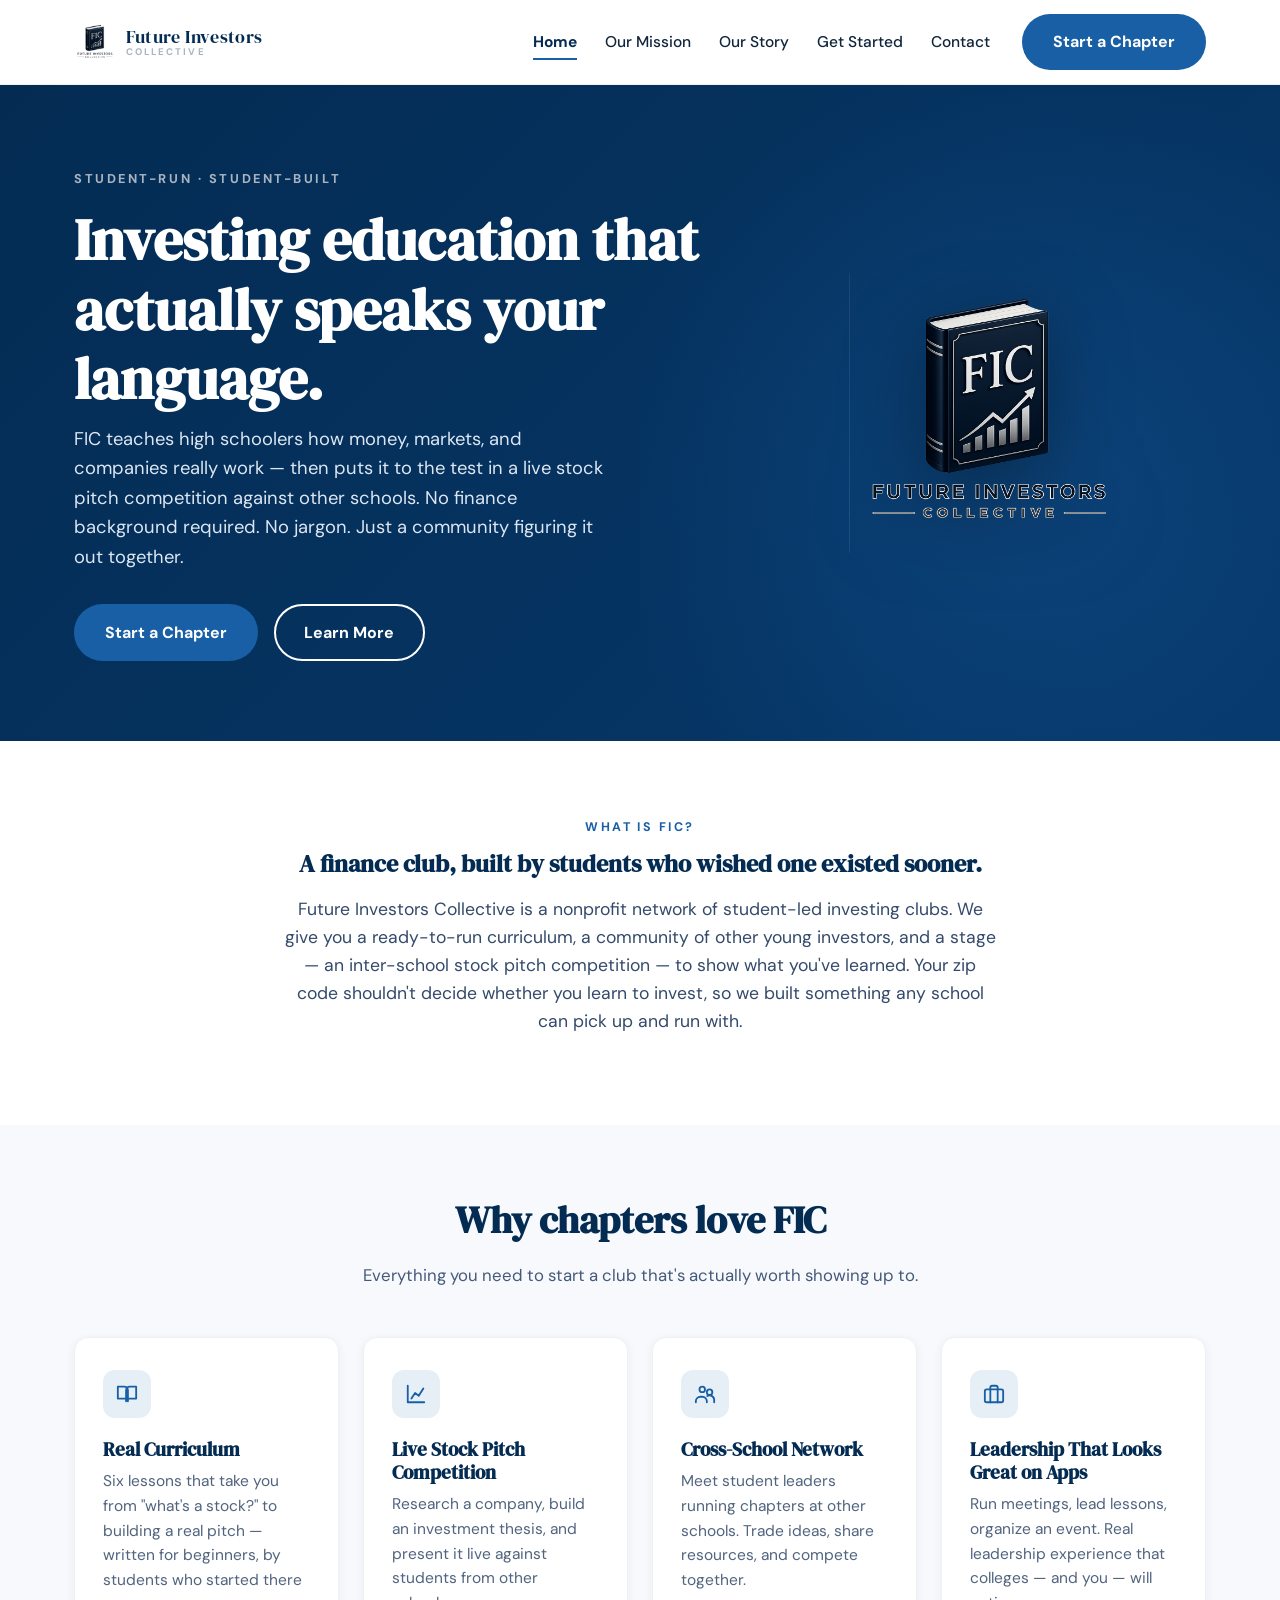
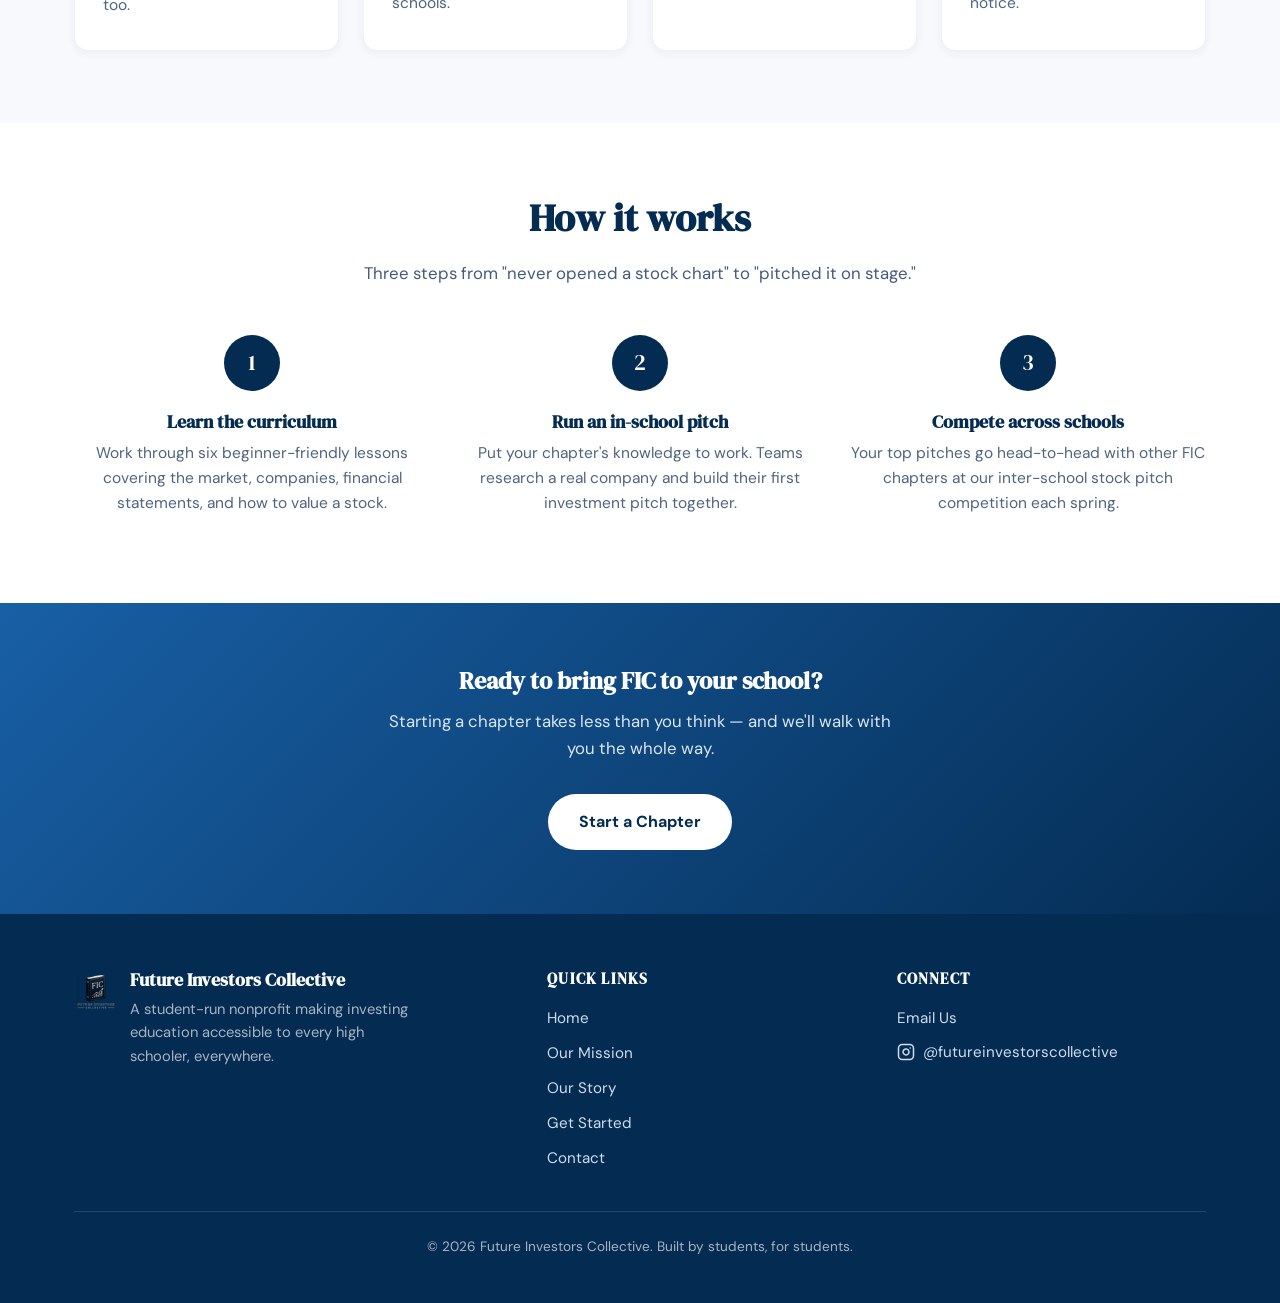
<file: index.html>
<!DOCTYPE html>
<html lang="en">
<head>
  <meta charset="UTF-8" />
  <meta name="viewport" content="width=device-width, initial-scale=1.0" />
  <title>Future Investors Collective — Investing Education by Students, for Students</title>
  <meta name="description" content="Future Investors Collective is a student-run nonprofit teaching high schoolers how to invest, ending in a live cross-school stock pitch competition." />
  <link rel="icon" href="favicon.ico" />
  <link rel="preconnect" href="https://fonts.googleapis.com" />
  <link rel="preconnect" href="https://fonts.gstatic.com" crossorigin />
  <link href="https://fonts.googleapis.com/css2?family=DM+Serif+Display&family=DM+Sans:ital,wght@0,400;0,500;0,700;1,400&display=swap" rel="stylesheet" />
  <link rel="stylesheet" href="styles.css" />
</head>
<body>
  <a class="skip-link" href="#main">Skip to main content</a>

  <header class="site-header">
    <div class="container">
      <a href="index.html" class="brand">
        <img src="logo.png" alt="Future Investors Collective logo" />
        <span class="brand-text">
          <span>Future Investors</span>
          <span class="brand-sub">COLLECTIVE</span>
        </span>
      </a>
      <nav class="main-nav" id="primary-navigation" aria-label="Main navigation">
        <ul class="nav-links">
          <li><a href="index.html">Home</a></li>
          <li><a href="mission.html">Our Mission</a></li>
          <li><a href="story.html">Our Story</a></li>
          <li><a href="get-started.html">Get Started</a></li>
          <li><a href="contact.html">Contact</a></li>
        </ul>
        <div class="nav-cta">
          <a href="get-started.html" class="btn btn-primary">Start a Chapter</a>
        </div>
      </nav>
      <button class="nav-toggle" aria-label="Toggle navigation menu" aria-expanded="false" aria-controls="primary-navigation">
        <span></span><span></span><span></span>
      </button>
    </div>
  </header>

  <main id="main">
    <!-- Hero -->
    <section class="hero">
      <div class="container">
        <div class="hero-copy">
          <span class="hero-eyebrow">Student-run · Student-built</span>
          <h1>Investing education that actually speaks your language.</h1>
          <p class="lead">
            FIC teaches high schoolers how money, markets, and companies really work —
            then puts it to the test in a live stock pitch competition against other schools.
            No finance background required. No jargon. Just a community figuring it out together.
          </p>
          <div class="hero-actions">
            <a href="get-started.html" class="btn btn-primary">Start a Chapter</a>
            <a href="story.html" class="btn btn-outline">Learn More</a>
          </div>
        </div>
        <div class="hero-art">
          <img src="logo.png" alt="" />
        </div>
      </div>
    </section>

    <!-- What is FIC -->
    <section class="intro-strip reveal">
      <div class="container">
        <span class="eyebrow">What is FIC?</span>
        <h2>A finance club, built by students who wished one existed sooner.</h2>
        <p>
          Future Investors Collective is a nonprofit network of student-led investing clubs.
          We give you a ready-to-run curriculum, a community of other young investors, and a
          stage — an inter-school stock pitch competition — to show what you've learned.
          Your zip code shouldn't decide whether you learn to invest, so we built something
          any school can pick up and run with.
        </p>
      </div>
    </section>

    <!-- Value cards -->
    <section class="section-soft reveal">
      <div class="container">
        <div class="section-header">
          <h2>Why chapters love FIC</h2>
          <p>Everything you need to start a club that's actually worth showing up to.</p>
        </div>
        <div class="card-grid">
          <div class="card">
            <div class="card-icon" aria-hidden="true">
              <svg width="22" height="22" viewBox="0 0 24 24" fill="none" stroke="currentColor" stroke-width="2" stroke-linecap="round" stroke-linejoin="round"><path d="M2 4h7a4 4 0 0 1 4 4v12a3 3 0 0 0-3-3H2z"/><path d="M22 4h-7a4 4 0 0 0-4 4v12a3 3 0 0 1 3-3h8z"/></svg>
            </div>
            <h3>Real Curriculum</h3>
            <p>Six lessons that take you from "what's a stock?" to building a real pitch — written for beginners, by students who started there too.</p>
          </div>
          <div class="card">
            <div class="card-icon" aria-hidden="true">
              <svg width="22" height="22" viewBox="0 0 24 24" fill="none" stroke="currentColor" stroke-width="2" stroke-linecap="round" stroke-linejoin="round"><path d="M3 3v18h18"/><path d="M7 17l4-6 4 3 5-8"/></svg>
            </div>
            <h3>Live Stock Pitch Competition</h3>
            <p>Research a company, build an investment thesis, and present it live against students from other schools.</p>
          </div>
          <div class="card">
            <div class="card-icon" aria-hidden="true">
              <svg width="22" height="22" viewBox="0 0 24 24" fill="none" stroke="currentColor" stroke-width="2" stroke-linecap="round" stroke-linejoin="round"><circle cx="9" cy="7" r="3"/><circle cx="17" cy="10" r="3"/><path d="M2 21v-1a5 5 0 0 1 5-5h2a5 5 0 0 1 5 5v1"/><path d="M14.5 14.2A5 5 0 0 1 22 19v2"/></svg>
            </div>
            <h3>Cross-School Network</h3>
            <p>Meet student leaders running chapters at other schools. Trade ideas, share resources, and compete together.</p>
          </div>
          <div class="card">
            <div class="card-icon" aria-hidden="true">
              <svg width="22" height="22" viewBox="0 0 24 24" fill="none" stroke="currentColor" stroke-width="2" stroke-linecap="round" stroke-linejoin="round"><rect x="2" y="7" width="20" height="14" rx="2"/><path d="M16 21V5a2 2 0 0 0-2-2h-4a2 2 0 0 0-2 2v16"/></svg>
            </div>
            <h3>Leadership That Looks Great on Apps</h3>
            <p>Run meetings, lead lessons, organize an event. Real leadership experience that colleges — and you — will notice.</p>
          </div>
        </div>
      </div>
    </section>

    <!-- How it works -->
    <section class="reveal">
      <div class="container">
        <div class="section-header">
          <h2>How it works</h2>
          <p>Three steps from "never opened a stock chart" to "pitched it on stage."</p>
        </div>
        <div class="steps">
          <div class="step">
            <div class="step-number">1</div>
            <h3>Learn the curriculum</h3>
            <p>Work through six beginner-friendly lessons covering the market, companies, financial statements, and how to value a stock.</p>
          </div>
          <div class="step">
            <div class="step-number">2</div>
            <h3>Run an in-school pitch</h3>
            <p>Put your chapter's knowledge to work. Teams research a real company and build their first investment pitch together.</p>
          </div>
          <div class="step">
            <div class="step-number">3</div>
            <h3>Compete across schools</h3>
            <p>Your top pitches go head-to-head with other FIC chapters at our inter-school stock pitch competition each spring.</p>
          </div>
        </div>
      </div>
    </section>

    <!-- CTA -->
    <section class="cta-band reveal">
      <div class="container">
        <h2>Ready to bring FIC to your school?</h2>
        <p>Starting a chapter takes less than you think — and we'll walk with you the whole way.</p>
        <a href="get-started.html" class="btn btn-primary">Start a Chapter</a>
      </div>
    </section>
  </main>

  <footer class="site-footer">
    <div class="container">
      <div class="footer-grid">
        <div class="footer-brand">
          <img src="logo.png" alt="Future Investors Collective logo" />
          <div class="footer-brand-text">
            <h2>Future Investors Collective</h2>
            <p>A student-run nonprofit making investing education accessible to every high schooler, everywhere.</p>
          </div>
        </div>
        <div class="footer-col">
          <h3>Quick Links</h3>
          <ul>
            <li><a href="index.html">Home</a></li>
            <li><a href="mission.html">Our Mission</a></li>
            <li><a href="story.html">Our Story</a></li>
            <li><a href="get-started.html">Get Started</a></li>
            <li><a href="contact.html">Contact</a></li>
          </ul>
        </div>
        <div class="footer-col">
          <h3>Connect</h3>
          <ul>
            <li><a href="contact.html">Email Us</a></li>
            <li>
              <a class="footer-social" href="https://instagram.com/futureinvestorscollective" target="_blank" rel="noopener noreferrer" aria-label="Future Investors Collective on Instagram">
                <svg width="18" height="18" viewBox="0 0 24 24" fill="none" stroke="currentColor" stroke-width="2" stroke-linecap="round" stroke-linejoin="round" aria-hidden="true"><rect x="2" y="2" width="20" height="20" rx="5"/><path d="M16 11.37A4 4 0 1 1 12.63 8 4 4 0 0 1 16 11.37z"/><line x1="17.5" y1="6.5" x2="17.51" y2="6.5"/></svg>
                @futureinvestorscollective
              </a>
            </li>
          </ul>
        </div>
      </div>
      <div class="footer-bottom">
        <p>&copy; 2026 Future Investors Collective. Built by students, for students.</p>
      </div>
    </div>
  </footer>

  <script src="main.js"></script>
</body>
</html>
</file>
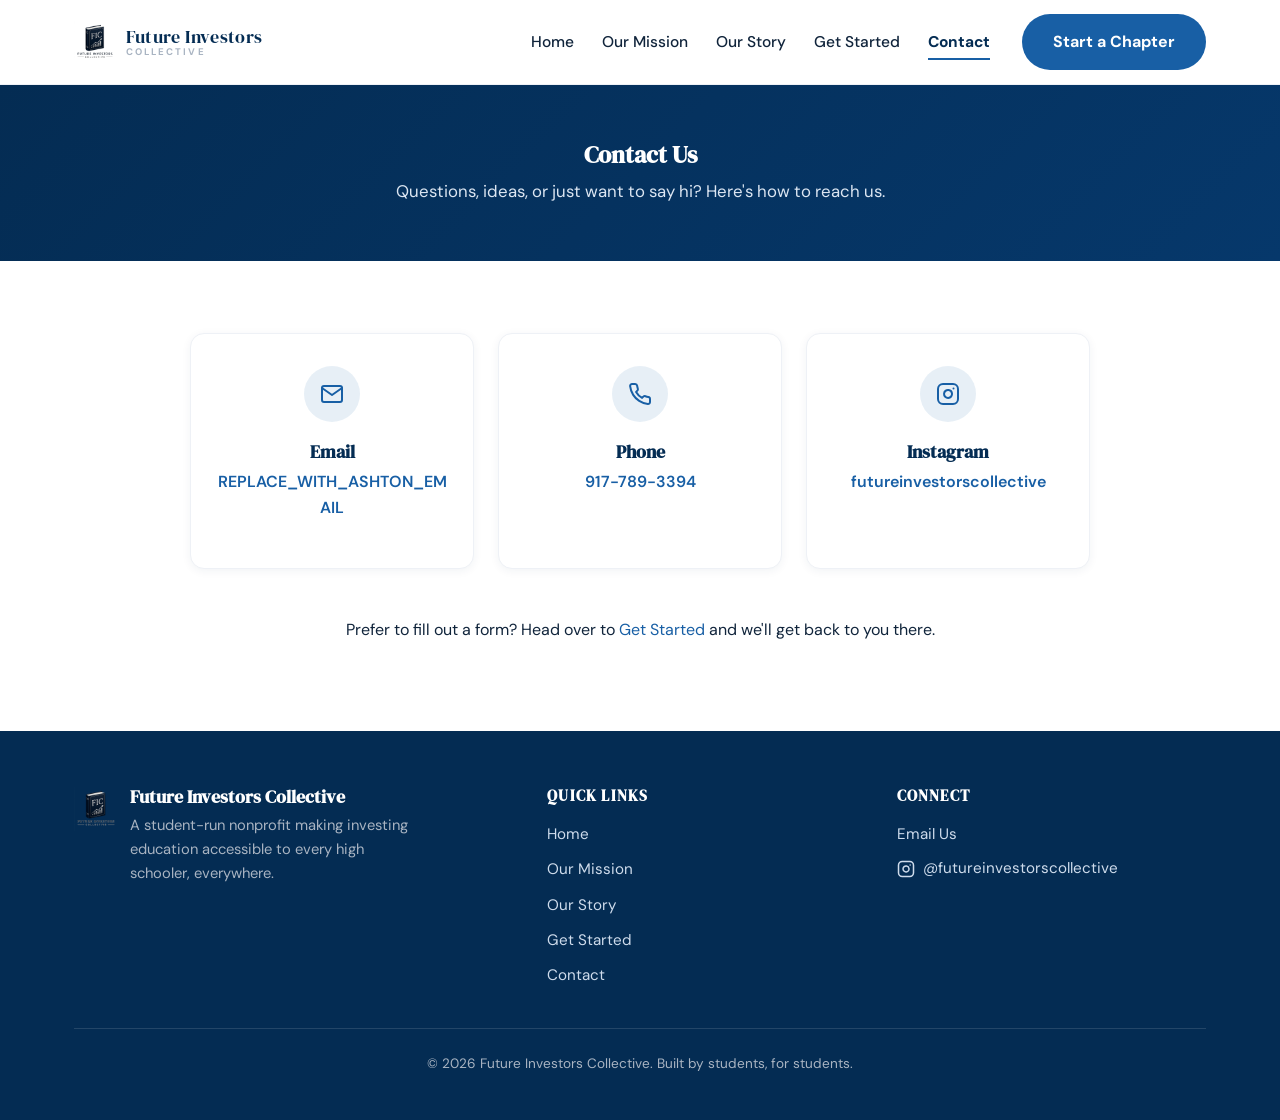
<file: contact.html>
<!DOCTYPE html>
<html lang="en">
<head>
  <meta charset="UTF-8" />
  <meta name="viewport" content="width=device-width, initial-scale=1.0" />
  <title>Contact — Future Investors Collective</title>
  <meta name="description" content="Get in touch with Future Investors Collective by email, phone, or Instagram." />
  <link rel="icon" href="favicon.ico" />
  <link rel="preconnect" href="https://fonts.googleapis.com" />
  <link rel="preconnect" href="https://fonts.gstatic.com" crossorigin />
  <link href="https://fonts.googleapis.com/css2?family=DM+Serif+Display&family=DM+Sans:ital,wght@0,400;0,500;0,700;1,400&display=swap" rel="stylesheet" />
  <link rel="stylesheet" href="styles.css" />
</head>
<body>
  <a class="skip-link" href="#main">Skip to main content</a>

  <header class="site-header">
    <div class="container">
      <a href="index.html" class="brand">
        <img src="logo.png" alt="Future Investors Collective logo" />
        <span class="brand-text">
          <span>Future Investors</span>
          <span class="brand-sub">COLLECTIVE</span>
        </span>
      </a>
      <nav class="main-nav" id="primary-navigation" aria-label="Main navigation">
        <ul class="nav-links">
          <li><a href="index.html">Home</a></li>
          <li><a href="mission.html">Our Mission</a></li>
          <li><a href="story.html">Our Story</a></li>
          <li><a href="get-started.html">Get Started</a></li>
          <li><a href="contact.html">Contact</a></li>
        </ul>
        <div class="nav-cta">
          <a href="get-started.html" class="btn btn-primary">Start a Chapter</a>
        </div>
      </nav>
      <button class="nav-toggle" aria-label="Toggle navigation menu" aria-expanded="false" aria-controls="primary-navigation">
        <span></span><span></span><span></span>
      </button>
    </div>
  </header>

  <main id="main">
    <section class="page-hero">
      <div class="container">
        <h1>Contact Us</h1>
        <p>Questions, ideas, or just want to say hi? Here's how to reach us.</p>
      </div>
    </section>

    <section class="reveal">
      <div class="container">
        <div class="contact-grid">
          <div class="contact-card">
            <div class="contact-icon" aria-hidden="true">
              <svg width="24" height="24" viewBox="0 0 24 24" fill="none" stroke="currentColor" stroke-width="2" stroke-linecap="round" stroke-linejoin="round"><path d="M4 4h16v16H4z" opacity="0"/><path d="M22 6l-10 7L2 6"/><rect x="2" y="4" width="20" height="16" rx="2"/></svg>
            </div>
            <h3>Email</h3>
            <p><a href="mailto:REPLACE_WITH_ASHTON_EMAIL">REPLACE_WITH_ASHTON_EMAIL</a></p>
          </div>

          <div class="contact-card">
            <div class="contact-icon" aria-hidden="true">
              <svg width="24" height="24" viewBox="0 0 24 24" fill="none" stroke="currentColor" stroke-width="2" stroke-linecap="round" stroke-linejoin="round"><path d="M22 16.92v3a2 2 0 0 1-2.18 2 19.79 19.79 0 0 1-8.63-3.07 19.5 19.5 0 0 1-6-6 19.79 19.79 0 0 1-3.07-8.67A2 2 0 0 1 4.11 2h3a2 2 0 0 1 2 1.72c.127.96.361 1.903.7 2.81a2 2 0 0 1-.45 2.11L8.09 9.91a16 16 0 0 0 6 6l1.27-1.27a2 2 0 0 1 2.11-.45c.907.339 1.85.573 2.81.7A2 2 0 0 1 22 16.92z"/></svg>
            </div>
            <h3>Phone</h3>
            <p><a href="tel:917-789-3394"> 917-789-3394 </a></p>
          </div>

          <div class="contact-card">
            <div class="contact-icon" aria-hidden="true">
              <svg width="24" height="24" viewBox="0 0 24 24" fill="none" stroke="currentColor" stroke-width="2" stroke-linecap="round" stroke-linejoin="round" aria-hidden="true"><rect x="2" y="2" width="20" height="20" rx="5"/><path d="M16 11.37A4 4 0 1 1 12.63 8 4 4 0 0 1 16 11.37z"/><line x1="17.5" y1="6.5" x2="17.51" y2="6.5"/></svg>
            </div>
            <h3>Instagram</h3>
            <p><a href="https://instagram.com/futureinvestorscollective" target="_blank" rel="noopener noreferrer">futureinvestorscollective</a></p>
          </div>
        </div>

        <div class="text-center mt-lg">
          <p>Prefer to fill out a form? Head over to <a href="get-started.html">Get Started</a> and we'll get back to you there.</p>
        </div>
      </div>
    </section>
  </main>

  <footer class="site-footer">
    <div class="container">
      <div class="footer-grid">
        <div class="footer-brand">
          <img src="logo.png" alt="Future Investors Collective logo" />
          <div class="footer-brand-text">
            <h2>Future Investors Collective</h2>
            <p>A student-run nonprofit making investing education accessible to every high schooler, everywhere.</p>
          </div>
        </div>
        <div class="footer-col">
          <h3>Quick Links</h3>
          <ul>
            <li><a href="index.html">Home</a></li>
            <li><a href="mission.html">Our Mission</a></li>
            <li><a href="story.html">Our Story</a></li>
            <li><a href="get-started.html">Get Started</a></li>
            <li><a href="contact.html">Contact</a></li>
          </ul>
        </div>
        <div class="footer-col">
          <h3>Connect</h3>
          <ul>
            <li><a href="contact.html">Email Us</a></li>
            <li>
              <a class="footer-social" href="https://instagram.com/futureinvestorscollective" target="_blank" rel="noopener noreferrer" aria-label="Future Investors Collective on Instagram">
                <svg width="18" height="18" viewBox="0 0 24 24" fill="none" stroke="currentColor" stroke-width="2" stroke-linecap="round" stroke-linejoin="round" aria-hidden="true"><rect x="2" y="2" width="20" height="20" rx="5"/><path d="M16 11.37A4 4 0 1 1 12.63 8 4 4 0 0 1 16 11.37z"/><line x1="17.5" y1="6.5" x2="17.51" y2="6.5"/></svg>
                @futureinvestorscollective
              </a>
            </li>
          </ul>
        </div>
      </div>
      <div class="footer-bottom">
        <p>&copy; 2026 Future Investors Collective. Built by students, for students.</p>
      </div>
    </div>
  </footer>

  <script src="main.js"></script>
</body>
</html>
</file>
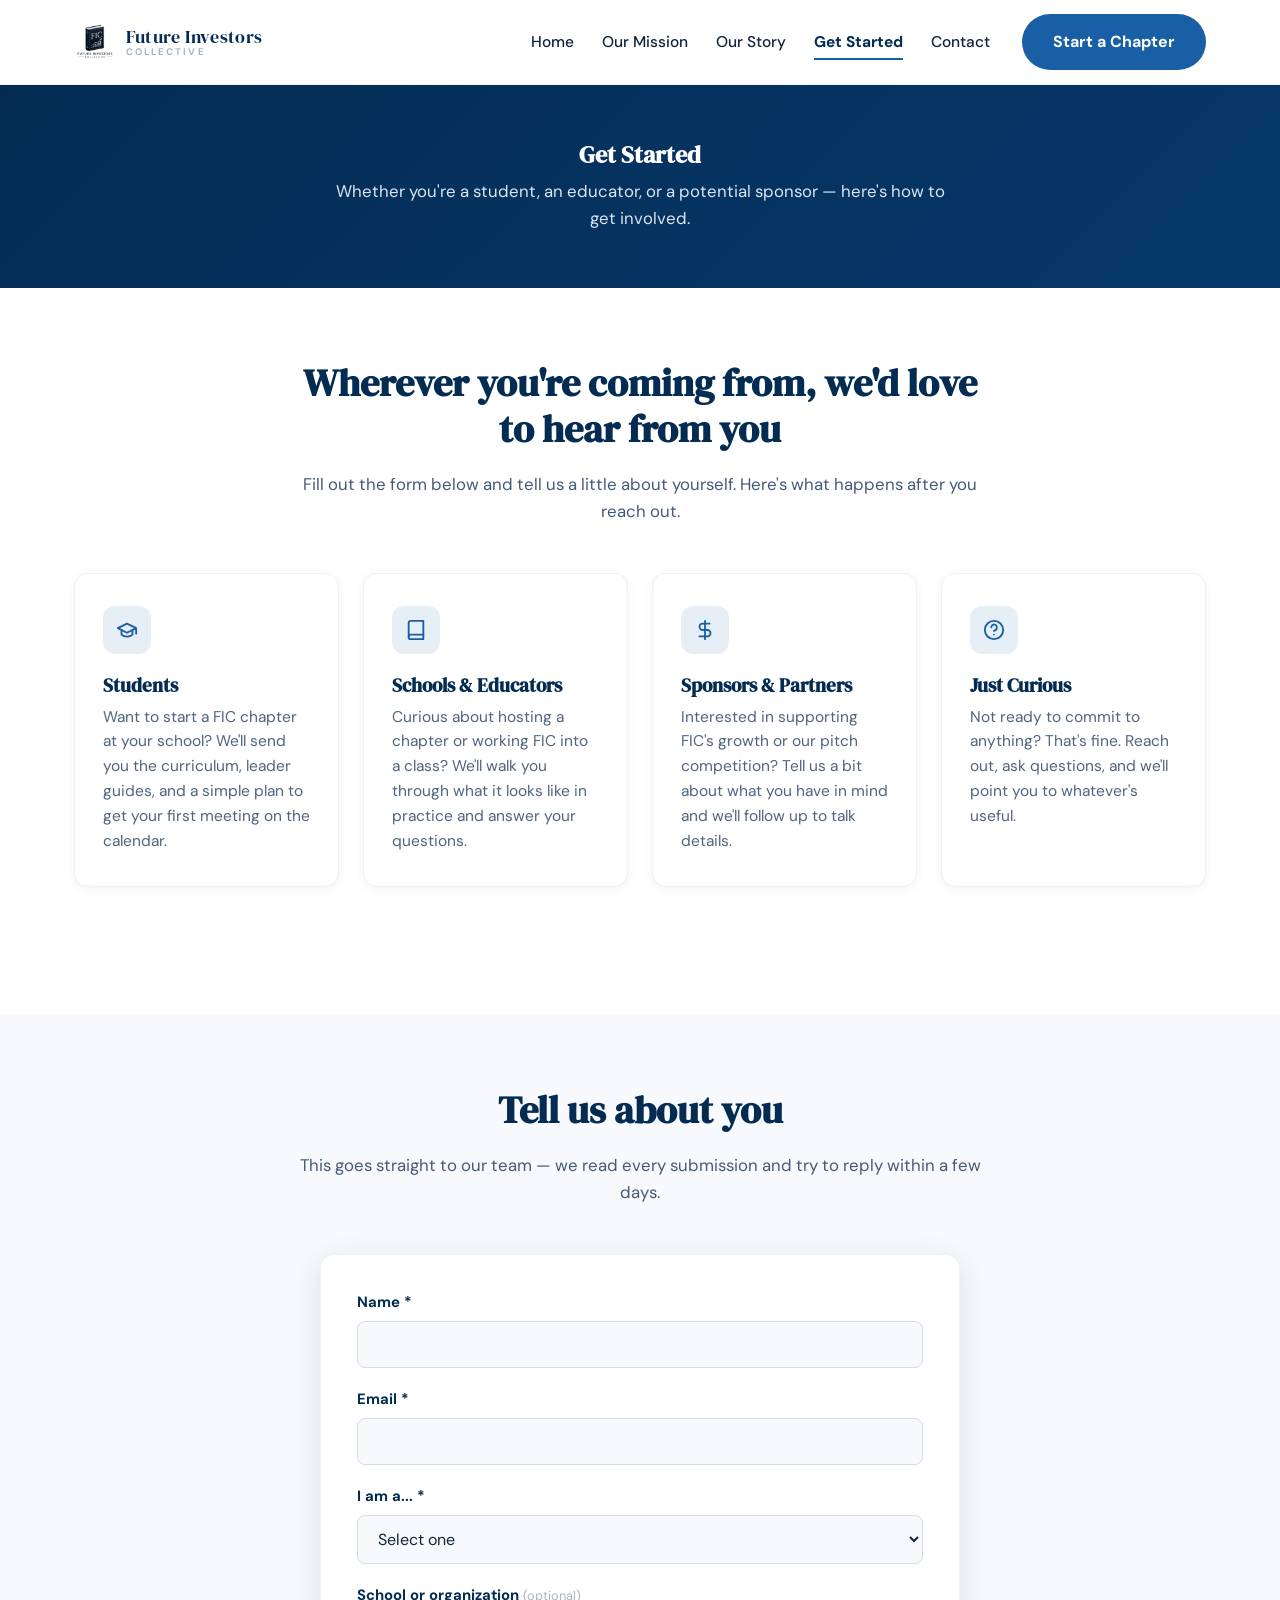
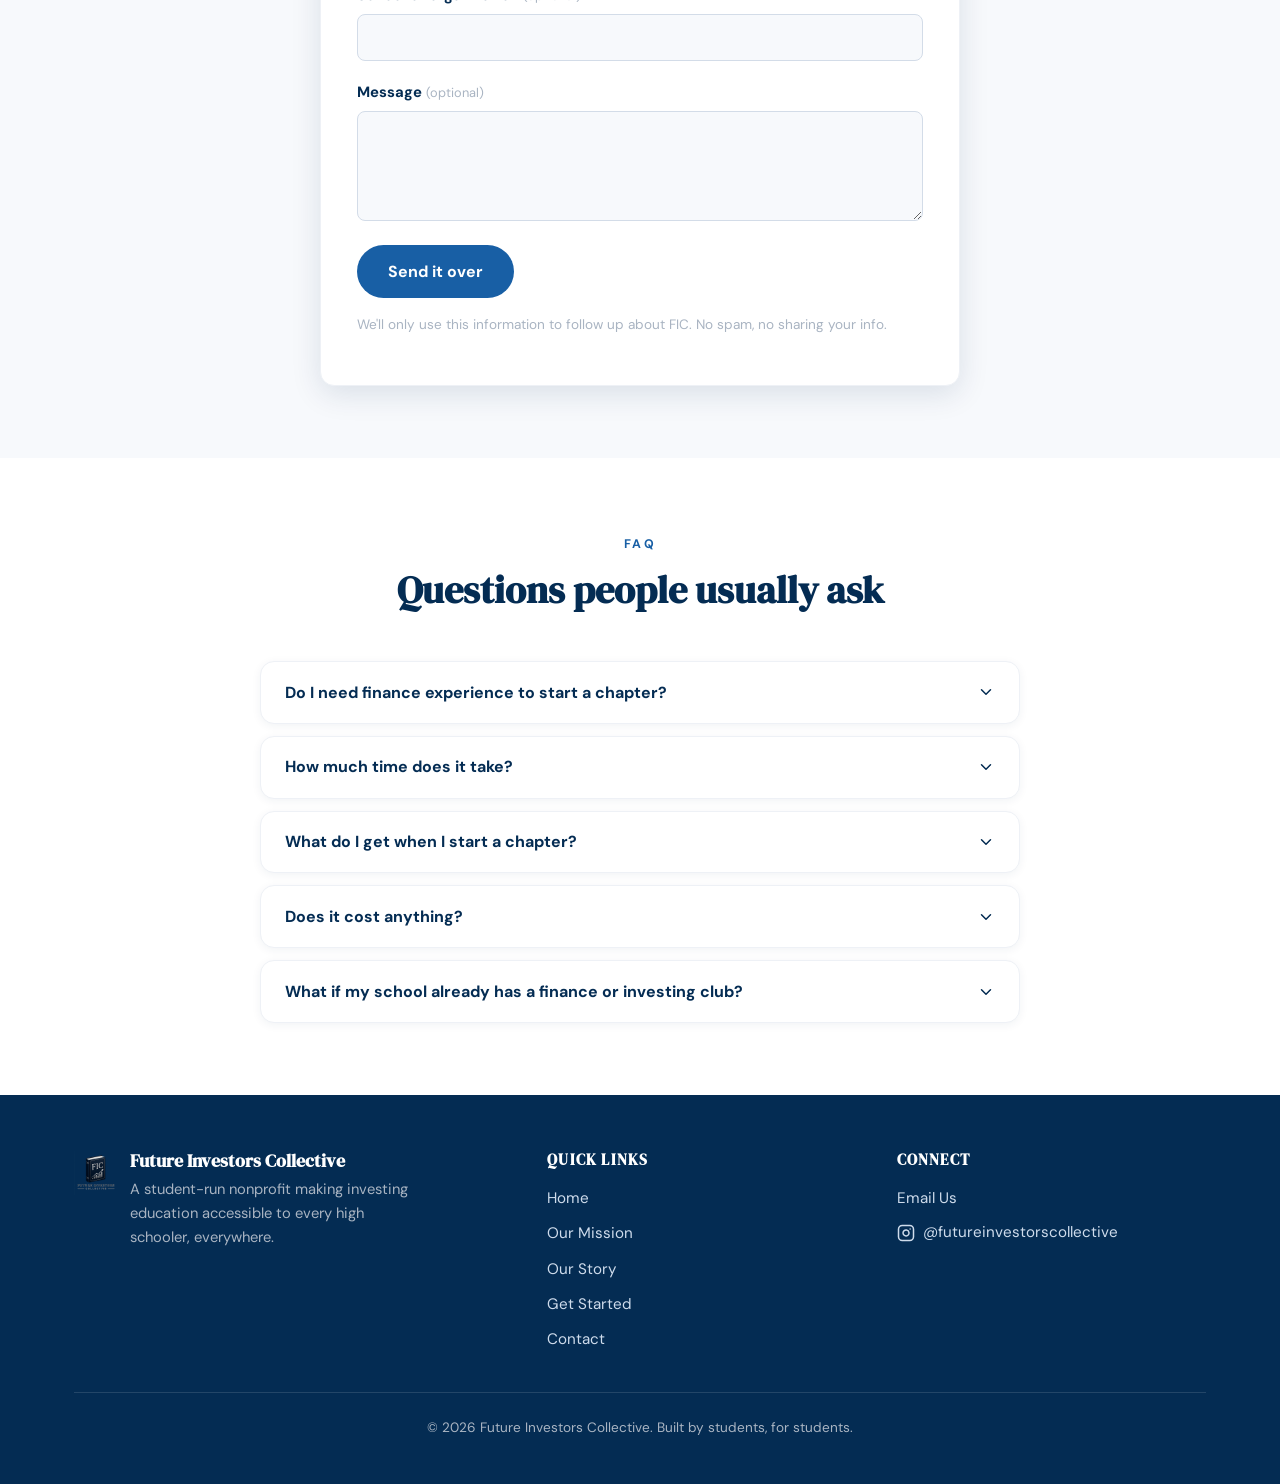
<file: get-started.html>
<!DOCTYPE html>
<html lang="en">
<head>
  <meta charset="UTF-8" />
  <meta name="viewport" content="width=device-width, initial-scale=1.0" />
  <title>Get Started — Future Investors Collective</title>
  <meta name="description" content="Start a chapter, bring FIC to your school, or partner with us. Tell us a bit about yourself and we'll follow up." />
  <link rel="icon" href="favicon.ico" />
  <link rel="preconnect" href="https://fonts.googleapis.com" />
  <link rel="preconnect" href="https://fonts.gstatic.com" crossorigin />
  <link href="https://fonts.googleapis.com/css2?family=DM+Serif+Display&family=DM+Sans:ital,wght@0,400;0,500;0,700;1,400&display=swap" rel="stylesheet" />
  <link rel="stylesheet" href="styles.css" />
</head>
<body>
  <a class="skip-link" href="#main">Skip to main content</a>

  <header class="site-header">
    <div class="container">
      <a href="index.html" class="brand">
        <img src="logo.png" alt="Future Investors Collective logo" />
        <span class="brand-text">
          <span>Future Investors</span>
          <span class="brand-sub">COLLECTIVE</span>
        </span>
      </a>
      <nav class="main-nav" id="primary-navigation" aria-label="Main navigation">
        <ul class="nav-links">
          <li><a href="index.html">Home</a></li>
          <li><a href="mission.html">Our Mission</a></li>
          <li><a href="story.html">Our Story</a></li>
          <li><a href="get-started.html">Get Started</a></li>
          <li><a href="contact.html">Contact</a></li>
        </ul>
        <div class="nav-cta">
          <a href="get-started.html" class="btn btn-primary">Start a Chapter</a>
        </div>
      </nav>
      <button class="nav-toggle" aria-label="Toggle navigation menu" aria-expanded="false" aria-controls="primary-navigation">
        <span></span><span></span><span></span>
      </button>
    </div>
  </header>

  <main id="main">
    <section class="page-hero">
      <div class="container">
        <h1>Get Started</h1>
        <p>Whether you're a student, an educator, or a potential sponsor — here's how to get involved.</p>
      </div>
    </section>

    <!-- Audience intro -->
    <section class="reveal">
      <div class="container">
        <div class="section-header">
          <h2>Wherever you're coming from, we'd love to hear from you</h2>
          <p>Fill out the form below and tell us a little about yourself. Here's what happens after you reach out.</p>
        </div>
        <div class="audience-grid">
          <div class="card">
            <div class="card-icon" aria-hidden="true">
              <svg width="22" height="22" viewBox="0 0 24 24" fill="none" stroke="currentColor" stroke-width="2" stroke-linecap="round" stroke-linejoin="round"><path d="M22 10v6M2 10l10-5 10 5-10 5z"/><path d="M6 12v5c3 3 9 3 12 0v-5"/></svg>
            </div>
            <h3>Students</h3>
            <p>Want to start a FIC chapter at your school? We'll send you the curriculum, leader guides, and a simple plan to get your first meeting on the calendar.</p>
          </div>
          <div class="card">
            <div class="card-icon" aria-hidden="true">
              <svg width="22" height="22" viewBox="0 0 24 24" fill="none" stroke="currentColor" stroke-width="2" stroke-linecap="round" stroke-linejoin="round"><path d="M4 19.5A2.5 2.5 0 0 1 6.5 17H20"/><path d="M6.5 2H20v20H6.5A2.5 2.5 0 0 1 4 19.5v-15A2.5 2.5 0 0 1 6.5 2z"/></svg>
            </div>
            <h3>Schools & Educators</h3>
            <p>Curious about hosting a chapter or working FIC into a class? We'll walk you through what it looks like in practice and answer your questions.</p>
          </div>
          <div class="card">
            <div class="card-icon" aria-hidden="true">
              <svg width="22" height="22" viewBox="0 0 24 24" fill="none" stroke="currentColor" stroke-width="2" stroke-linecap="round" stroke-linejoin="round"><path d="M12 2v20M17 5H9.5a3.5 3.5 0 0 0 0 7h5a3.5 3.5 0 0 1 0 7H6"/></svg>
            </div>
            <h3>Sponsors & Partners</h3>
            <p>Interested in supporting FIC's growth or our pitch competition? Tell us a bit about what you have in mind and we'll follow up to talk details.</p>
          </div>
          <div class="card">
            <div class="card-icon" aria-hidden="true">
              <svg width="22" height="22" viewBox="0 0 24 24" fill="none" stroke="currentColor" stroke-width="2" stroke-linecap="round" stroke-linejoin="round"><circle cx="12" cy="12" r="10"/><path d="M9.09 9a3 3 0 1 1 5.83 1c0 2-3 3-3 3"/><line x1="12" y1="17" x2="12" y2="17"/></svg>
            </div>
            <h3>Just Curious</h3>
            <p>Not ready to commit to anything? That's fine. Reach out, ask questions, and we'll point you to whatever's useful.</p>
          </div>
        </div>
      </div>
    </section>

    <!-- Form -->
    <section class="section-soft reveal">
      <div class="container">
        <div class="section-header">
          <h2>Tell us about you</h2>
          <p>This goes straight to our team — we read every submission and try to reply within a few days.</p>
        </div>

        <div class="form-wrapper">
          <!--
            FORM SETUP — Formspree (default, recommended for static hosting)
            1. Create a free account at https://formspree.io
            2. Create a new form and verify Ashton's email as the destination inbox
            3. Replace REPLACE_WITH_FORMSPREE_ID below with the form ID Formspree gives you
               (the action URL should look like https://formspree.io/f/abcd1234)
            The "_subject" hidden field sets the email subject line automatically.
          -->
          <form id="interest-form" action="https://formspree.io/f/xljrzbko" method="POST" novalidate>
            <input type="hidden" name="_subject" value="New FIC interest form submission" />

            <div class="form-row">
              <label for="name">Name <span aria-hidden="true">*</span></label>
              <input type="text" id="name" name="name" autocomplete="name" required aria-required="true" aria-describedby="name-error" />
              <span class="error-message" id="name-error" data-error-for="name">Please enter your name.</span>
            </div>

            <div class="form-row">
              <label for="email">Email <span aria-hidden="true">*</span></label>
              <input type="email" id="email" name="email" autocomplete="email" required aria-required="true" aria-describedby="email-error" />
              <span class="error-message" id="email-error" data-error-for="email">Please enter a valid email address.</span>
            </div>

            <div class="form-row">
              <label for="role">I am a... <span aria-hidden="true">*</span></label>
              <select id="role" name="role" required aria-required="true" aria-describedby="role-error">
                <option value="">Select one</option>
                <option value="Student who wants to start a chapter">Student who wants to start a chapter</option>
                <option value="School / educator">School / educator</option>
                <option value="Sponsor or partner">Sponsor or partner</option>
                <option value="Just curious">Just curious</option>
              </select>
              <span class="error-message" id="role-error" data-error-for="role">Please choose an option.</span>
            </div>

            <div class="form-row">
              <label for="organization">School or organization <span class="hint">(optional)</span></label>
              <input type="text" id="organization" name="organization" autocomplete="organization" />
            </div>

            <div class="form-row">
              <label for="message">Message <span class="hint">(optional)</span></label>
              <textarea id="message" name="message" rows="4"></textarea>
            </div>

            <div class="form-actions">
              <button type="submit" class="btn btn-primary">Send it over</button>
            </div>

            <p class="form-success" id="form-success" role="status">
              Thanks! Your message is on its way — we'll be in touch soon.
            </p>

            <p class="form-note">
              We'll only use this information to follow up about FIC. No spam, no sharing your info.
            </p>
          </form>
        </div>
      </div>
    </section>

    <!-- FAQ -->
    <section class="reveal">
      <div class="container">
        <div class="section-header">
          <span class="eyebrow">FAQ</span>
          <h2>Questions people usually ask</h2>
        </div>
        <div class="accordion faq">
          <details class="accordion-item">
            <summary>
              <span class="summary-text">Do I need finance experience to start a chapter?</span>
              <svg class="chevron" width="18" height="18" viewBox="0 0 24 24" fill="none" stroke="currentColor" stroke-width="2" stroke-linecap="round" stroke-linejoin="round" aria-hidden="true"><polyline points="6 9 12 15 18 9"/></svg>
            </summary>
            <div class="accordion-content">
              <p>No. The curriculum is built for total beginners — for leaders and members alike. If you can read a lesson out loud and ask good questions, you're qualified.</p>
            </div>
          </details>
          <details class="accordion-item">
            <summary>
              <span class="summary-text">How much time does it take?</span>
              <svg class="chevron" width="18" height="18" viewBox="0 0 24 24" fill="none" stroke="currentColor" stroke-width="2" stroke-linecap="round" stroke-linejoin="round" aria-hidden="true"><polyline points="6 9 12 15 18 9"/></svg>
            </summary>
            <div class="accordion-content">
              <p>One weekly meeting. That's it. The curriculum is paced so a chapter can work through all six lessons over a semester without feeling rushed.</p>
            </div>
          </details>
          <details class="accordion-item">
            <summary>
              <span class="summary-text">What do I get when I start a chapter?</span>
              <svg class="chevron" width="18" height="18" viewBox="0 0 24 24" fill="none" stroke="currentColor" stroke-width="2" stroke-linecap="round" stroke-linejoin="round" aria-hidden="true"><polyline points="6 9 12 15 18 9"/></svg>
            </summary>
            <div class="accordion-content">
              <p>The full six-lesson curriculum, leader guides for running meetings, and access to the FIC network of other chapters — plus an invitation to the inter-school pitch competition.</p>
            </div>
          </details>
          <details class="accordion-item">
            <summary>
              <span class="summary-text">Does it cost anything?</span>
              <svg class="chevron" width="18" height="18" viewBox="0 0 24 24" fill="none" stroke="currentColor" stroke-width="2" stroke-linecap="round" stroke-linejoin="round" aria-hidden="true"><polyline points="6 9 12 15 18 9"/></svg>
            </summary>
            <div class="accordion-content">
              <p>No. FIC is a nonprofit and the curriculum is free for chapters. We're entirely community-supported.</p>
            </div>
          </details>
          <details class="accordion-item">
            <summary>
              <span class="summary-text">What if my school already has a finance or investing club?</span>
              <svg class="chevron" width="18" height="18" viewBox="0 0 24 24" fill="none" stroke="currentColor" stroke-width="2" stroke-linecap="round" stroke-linejoin="round" aria-hidden="true"><polyline points="6 9 12 15 18 9"/></svg>
            </summary>
            <div class="accordion-content">
              <p>That's great — FIC's curriculum and pitch competition can plug right into an existing club. Reach out and we'll figure out what makes sense together.</p>
            </div>
          </details>
        </div>
      </div>
    </section>
  </main>

  <footer class="site-footer">
    <div class="container">
      <div class="footer-grid">
        <div class="footer-brand">
          <img src="logo.png" alt="Future Investors Collective logo" />
          <div class="footer-brand-text">
            <h2>Future Investors Collective</h2>
            <p>A student-run nonprofit making investing education accessible to every high schooler, everywhere.</p>
          </div>
        </div>
        <div class="footer-col">
          <h3>Quick Links</h3>
          <ul>
            <li><a href="index.html">Home</a></li>
            <li><a href="mission.html">Our Mission</a></li>
            <li><a href="story.html">Our Story</a></li>
            <li><a href="get-started.html">Get Started</a></li>
            <li><a href="contact.html">Contact</a></li>
          </ul>
        </div>
        <div class="footer-col">
          <h3>Connect</h3>
          <ul>
            <li><a href="contact.html">Email Us</a></li>
            <li>
              <a class="footer-social" href="https://instagram.com/futureinvestorscollective" target="_blank" rel="noopener noreferrer" aria-label="Future Investors Collective on Instagram">
                <svg width="18" height="18" viewBox="0 0 24 24" fill="none" stroke="currentColor" stroke-width="2" stroke-linecap="round" stroke-linejoin="round" aria-hidden="true"><rect x="2" y="2" width="20" height="20" rx="5"/><path d="M16 11.37A4 4 0 1 1 12.63 8 4 4 0 0 1 16 11.37z"/><line x1="17.5" y1="6.5" x2="17.51" y2="6.5"/></svg>
                @futureinvestorscollective
              </a>
            </li>
          </ul>
        </div>
      </div>
      <div class="footer-bottom">
        <p>&copy; 2026 Future Investors Collective. Built by students, for students.</p>
      </div>
    </div>
  </footer>

  <script src="main.js"></script>
</body>
</html>
</file>
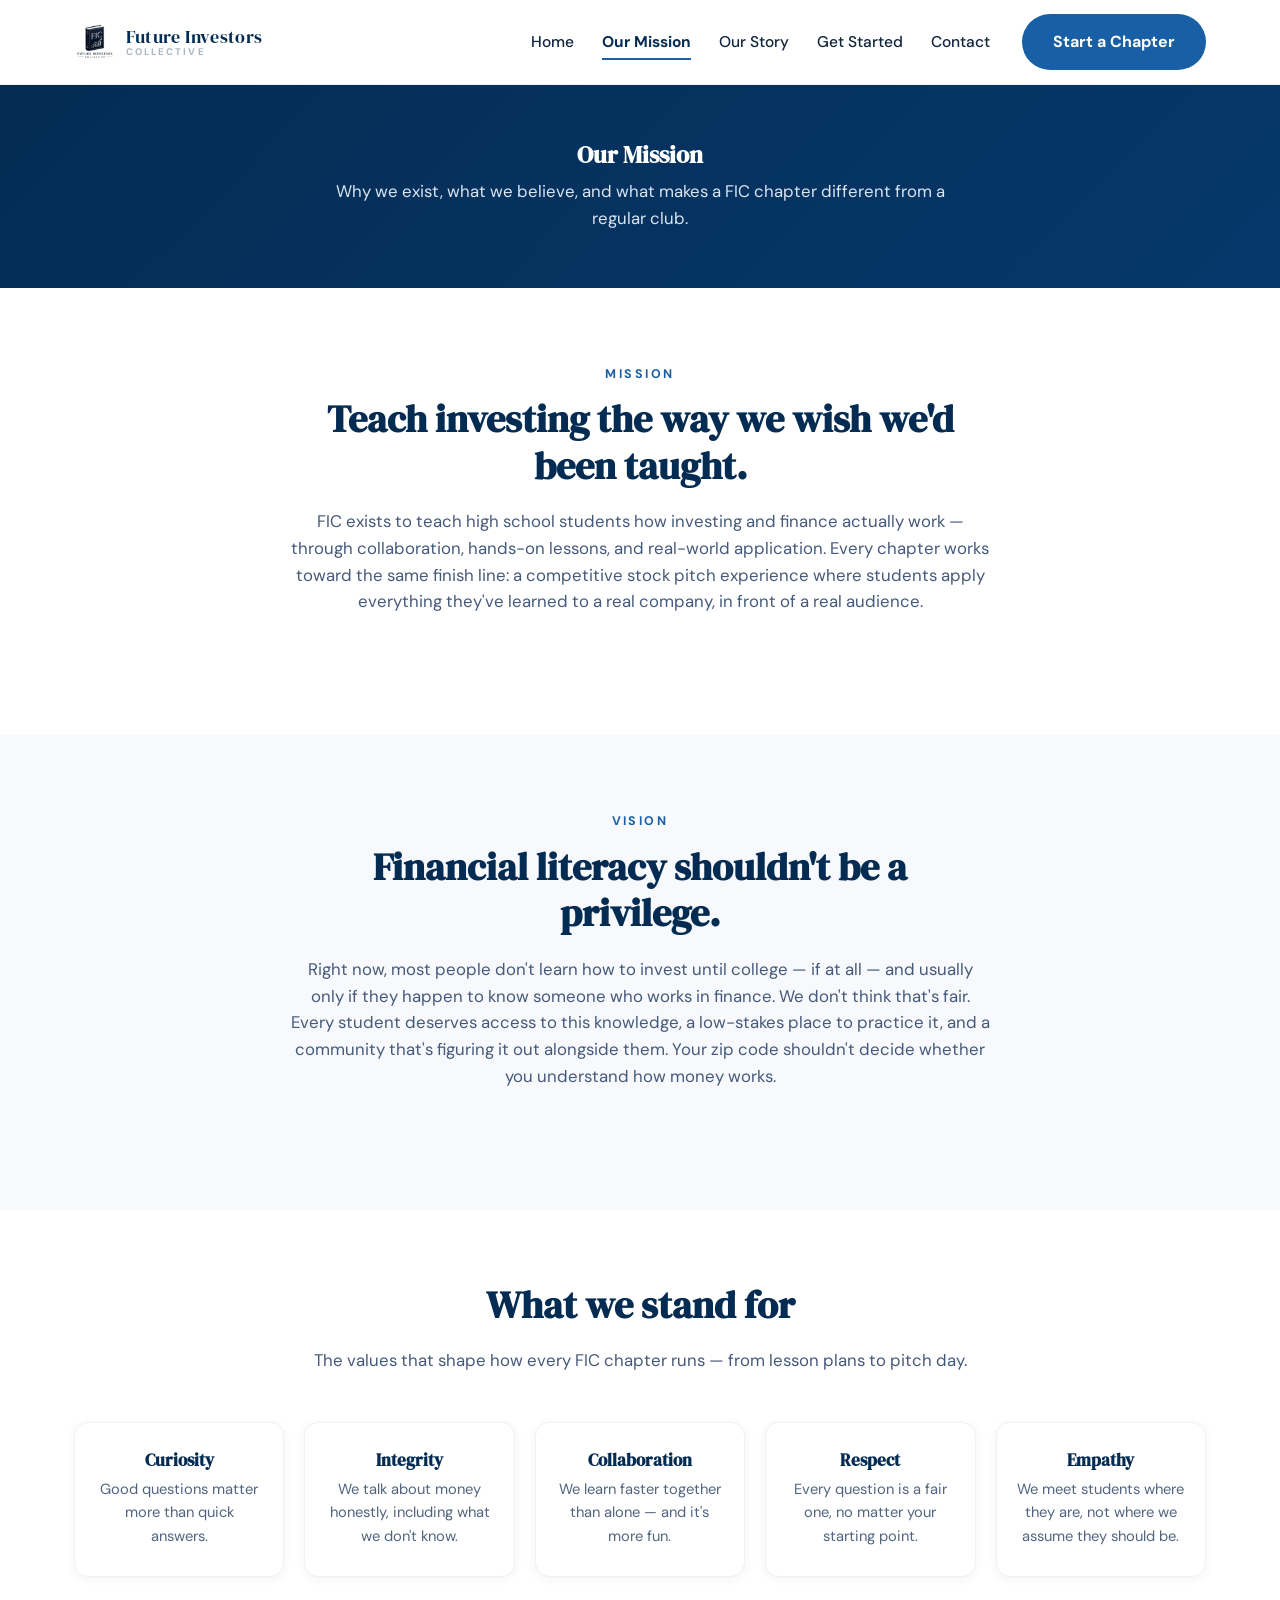
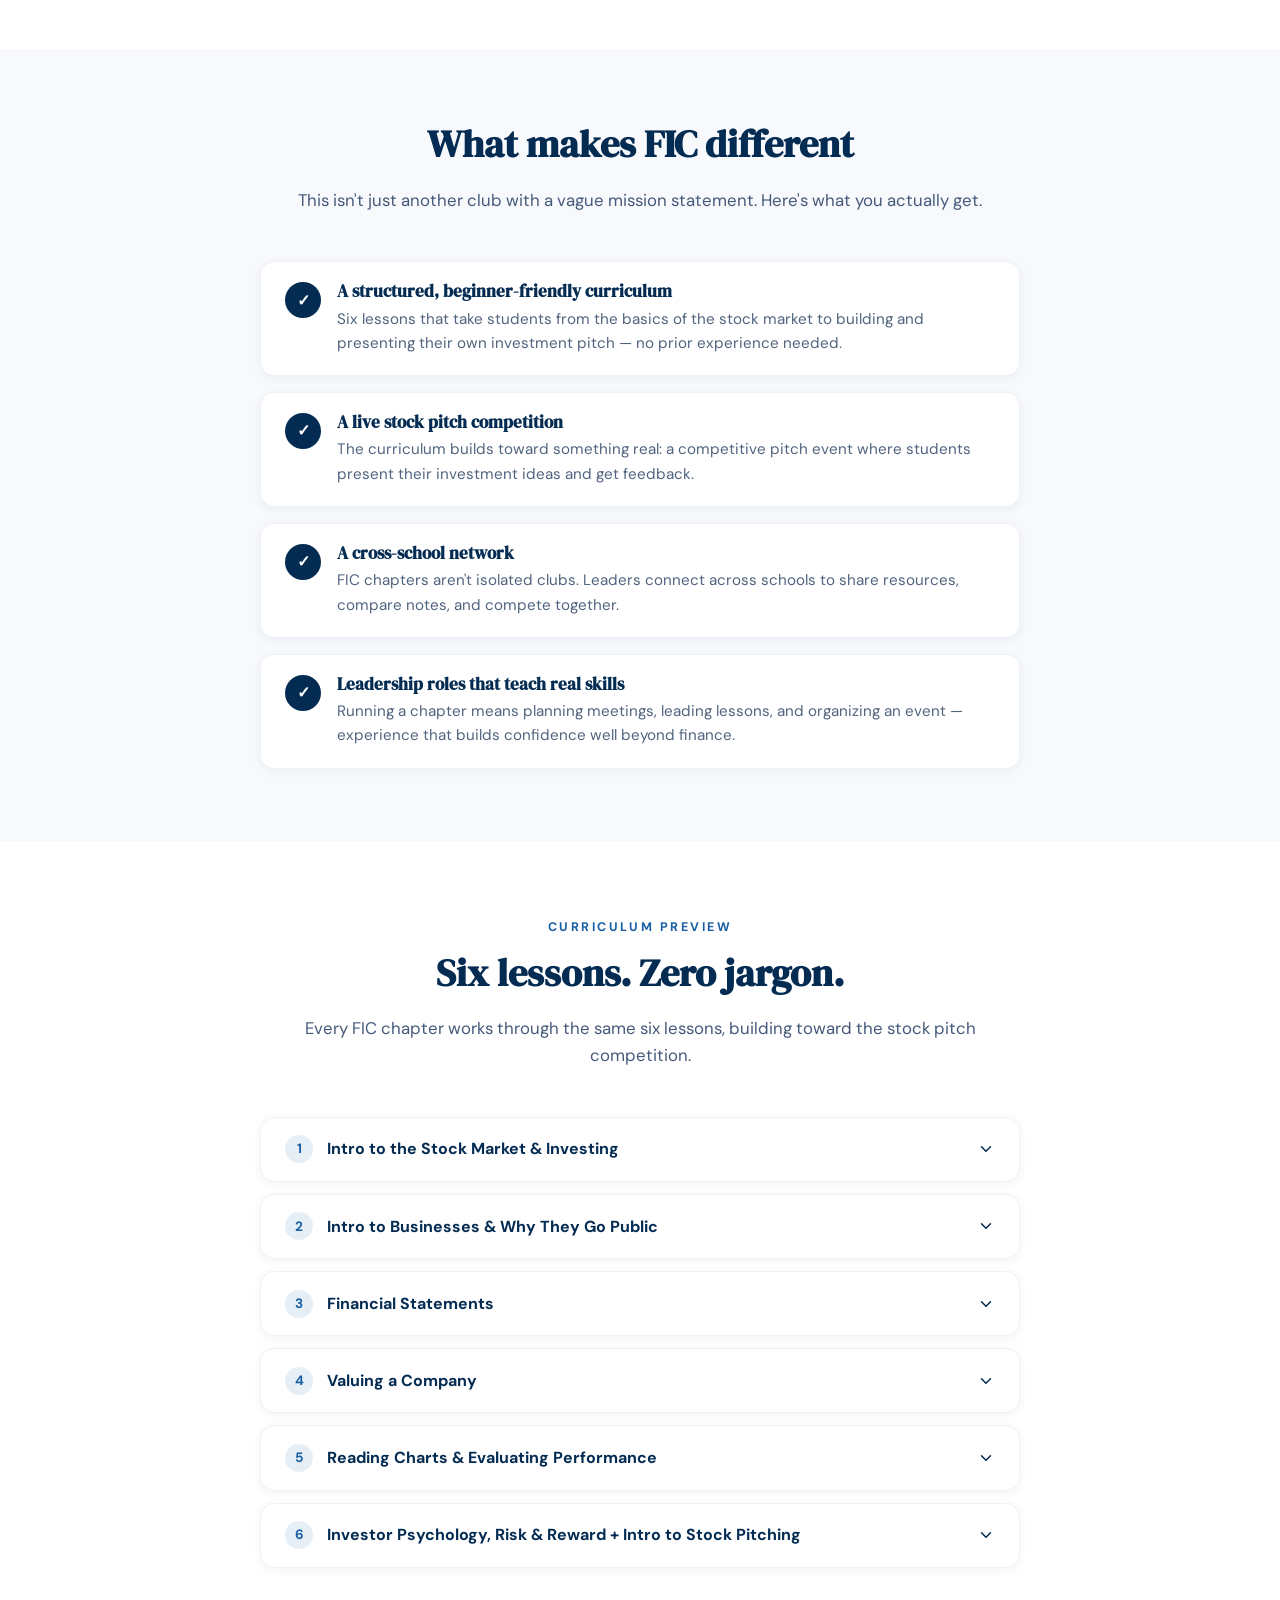
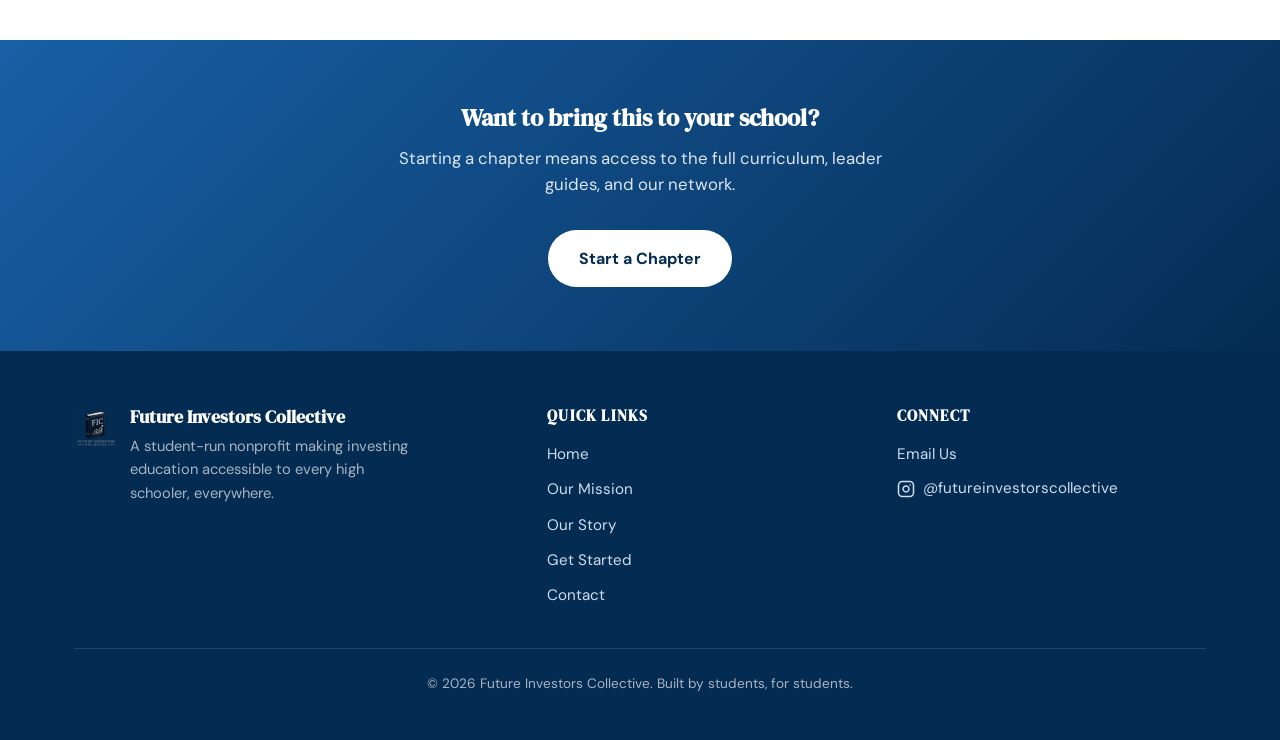
<file: mission.html>
<!DOCTYPE html>
<html lang="en">
<head>
  <meta charset="UTF-8" />
  <meta name="viewport" content="width=device-width, initial-scale=1.0" />
  <title>Our Mission — Future Investors Collective</title>
  <meta name="description" content="FIC's mission is to teach investing and finance through collaboration, interactive lessons, and real-world application — accessible to every student." />
  <link rel="icon" href="favicon.ico" />
  <link rel="preconnect" href="https://fonts.googleapis.com" />
  <link rel="preconnect" href="https://fonts.gstatic.com" crossorigin />
  <link href="https://fonts.googleapis.com/css2?family=DM+Serif+Display&family=DM+Sans:ital,wght@0,400;0,500;0,700;1,400&display=swap" rel="stylesheet" />
  <link rel="stylesheet" href="styles.css" />
</head>
<body>
  <a class="skip-link" href="#main">Skip to main content</a>

  <header class="site-header">
    <div class="container">
      <a href="index.html" class="brand">
        <img src="logo.png" alt="Future Investors Collective logo" />
        <span class="brand-text">
          <span>Future Investors</span>
          <span class="brand-sub">COLLECTIVE</span>
        </span>
      </a>
      <nav class="main-nav" id="primary-navigation" aria-label="Main navigation">
        <ul class="nav-links">
          <li><a href="index.html">Home</a></li>
          <li><a href="mission.html">Our Mission</a></li>
          <li><a href="story.html">Our Story</a></li>
          <li><a href="get-started.html">Get Started</a></li>
          <li><a href="contact.html">Contact</a></li>
        </ul>
        <div class="nav-cta">
          <a href="get-started.html" class="btn btn-primary">Start a Chapter</a>
        </div>
      </nav>
      <button class="nav-toggle" aria-label="Toggle navigation menu" aria-expanded="false" aria-controls="primary-navigation">
        <span></span><span></span><span></span>
      </button>
    </div>
  </header>

  <main id="main">
    <section class="page-hero">
      <div class="container">
        <h1>Our Mission</h1>
        <p>Why we exist, what we believe, and what makes a FIC chapter different from a regular club.</p>
      </div>
    </section>

    <!-- Mission statement -->
    <section class="reveal">
      <div class="container">
        <div class="section-header">
          <span class="eyebrow">Mission</span>
          <h2>Teach investing the way we wish we'd been taught.</h2>
          <p>
            FIC exists to teach high school students how investing and finance actually work —
            through collaboration, hands-on lessons, and real-world application. Every chapter
            works toward the same finish line: a competitive stock pitch experience where students
            apply everything they've learned to a real company, in front of a real audience.
          </p>
        </div>
      </div>
    </section>

    <!-- Vision -->
    <section class="section-soft reveal">
      <div class="container">
        <div class="section-header">
          <span class="eyebrow">Vision</span>
          <h2>Financial literacy shouldn't be a privilege.</h2>
          <p>
            Right now, most people don't learn how to invest until college — if at all — and
            usually only if they happen to know someone who works in finance. We don't think
            that's fair. Every student deserves access to this knowledge, a low-stakes place to
            practice it, and a community that's figuring it out alongside them. Your zip code
            shouldn't decide whether you understand how money works.
          </p>
        </div>
      </div>
    </section>

    <!-- Core values -->
    <section class="reveal">
      <div class="container">
        <div class="section-header">
          <h2>What we stand for</h2>
          <p>The values that shape how every FIC chapter runs — from lesson plans to pitch day.</p>
        </div>
        <div class="values-grid">
          <div class="value-card">
            <h3>Curiosity</h3>
            <p>Good questions matter more than quick answers.</p>
          </div>
          <div class="value-card">
            <h3>Integrity</h3>
            <p>We talk about money honestly, including what we don't know.</p>
          </div>
          <div class="value-card">
            <h3>Collaboration</h3>
            <p>We learn faster together than alone — and it's more fun.</p>
          </div>
          <div class="value-card">
            <h3>Respect</h3>
            <p>Every question is a fair one, no matter your starting point.</p>
          </div>
          <div class="value-card">
            <h3>Empathy</h3>
            <p>We meet students where they are, not where we assume they should be.</p>
          </div>
        </div>
      </div>
    </section>

    <!-- What makes FIC different -->
    <section class="section-soft reveal">
      <div class="container">
        <div class="section-header">
          <h2>What makes FIC different</h2>
          <p>This isn't just another club with a vague mission statement. Here's what you actually get.</p>
        </div>
        <ul class="diff-list">
          <li>
            <span class="diff-icon" aria-hidden="true">✓</span>
            <div>
              <h3>A structured, beginner-friendly curriculum</h3>
              <p>Six lessons that take students from the basics of the stock market to building and presenting their own investment pitch — no prior experience needed.</p>
            </div>
          </li>
          <li>
            <span class="diff-icon" aria-hidden="true">✓</span>
            <div>
              <h3>A live stock pitch competition</h3>
              <p>The curriculum builds toward something real: a competitive pitch event where students present their investment ideas and get feedback.</p>
            </div>
          </li>
          <li>
            <span class="diff-icon" aria-hidden="true">✓</span>
            <div>
              <h3>A cross-school network</h3>
              <p>FIC chapters aren't isolated clubs. Leaders connect across schools to share resources, compare notes, and compete together.</p>
            </div>
          </li>
          <li>
            <span class="diff-icon" aria-hidden="true">✓</span>
            <div>
              <h3>Leadership roles that teach real skills</h3>
              <p>Running a chapter means planning meetings, leading lessons, and organizing an event — experience that builds confidence well beyond finance.</p>
            </div>
          </li>
        </ul>
      </div>
    </section>

    <!-- Curriculum preview -->
    <section class="reveal">
      <div class="container">
        <div class="section-header">
          <span class="eyebrow">Curriculum Preview</span>
          <h2>Six lessons. Zero jargon.</h2>
          <p>Every FIC chapter works through the same six lessons, building toward the stock pitch competition.</p>
        </div>
        <div class="accordion">
          <details class="accordion-item">
            <summary>
              <span class="summary-text"><span class="accordion-number">1</span>Intro to the Stock Market & Investing</span>
              <svg class="chevron" width="18" height="18" viewBox="0 0 24 24" fill="none" stroke="currentColor" stroke-width="2" stroke-linecap="round" stroke-linejoin="round" aria-hidden="true"><polyline points="6 9 12 15 18 9"/></svg>
            </summary>
            <div class="accordion-content">
              <p>What a stock actually is, how markets work, and why people invest in the first place — the foundation everything else builds on.</p>
            </div>
          </details>
          <details class="accordion-item">
            <summary>
              <span class="summary-text"><span class="accordion-number">2</span>Intro to Businesses & Why They Go Public</span>
              <svg class="chevron" width="18" height="18" viewBox="0 0 24 24" fill="none" stroke="currentColor" stroke-width="2" stroke-linecap="round" stroke-linejoin="round" aria-hidden="true"><polyline points="6 9 12 15 18 9"/></svg>
            </summary>
            <div class="accordion-content">
              <p>How companies are built, what it means to "go public," and why that matters to anyone holding a share of stock.</p>
            </div>
          </details>
          <details class="accordion-item">
            <summary>
              <span class="summary-text"><span class="accordion-number">3</span>Financial Statements</span>
              <svg class="chevron" width="18" height="18" viewBox="0 0 24 24" fill="none" stroke="currentColor" stroke-width="2" stroke-linecap="round" stroke-linejoin="round" aria-hidden="true"><polyline points="6 9 12 15 18 9"/></svg>
            </summary>
            <div class="accordion-content">
              <p>A plain-language walkthrough of income statements, balance sheets, and cash flow — the documents every investor needs to read.</p>
            </div>
          </details>
          <details class="accordion-item">
            <summary>
              <span class="summary-text"><span class="accordion-number">4</span>Valuing a Company</span>
              <svg class="chevron" width="18" height="18" viewBox="0 0 24 24" fill="none" stroke="currentColor" stroke-width="2" stroke-linecap="round" stroke-linejoin="round" aria-hidden="true"><polyline points="6 9 12 15 18 9"/></svg>
            </summary>
            <div class="accordion-content">
              <p>How investors decide what a company is actually worth, and how to start forming your own opinion on whether a stock is a good deal.</p>
            </div>
          </details>
          <details class="accordion-item">
            <summary>
              <span class="summary-text"><span class="accordion-number">5</span>Reading Charts & Evaluating Performance</span>
              <svg class="chevron" width="18" height="18" viewBox="0 0 24 24" fill="none" stroke="currentColor" stroke-width="2" stroke-linecap="round" stroke-linejoin="round" aria-hidden="true"><polyline points="6 9 12 15 18 9"/></svg>
            </summary>
            <div class="accordion-content">
              <p>How to read a stock chart, spot trends, and evaluate how a company has actually performed over time.</p>
            </div>
          </details>
          <details class="accordion-item">
            <summary>
              <span class="summary-text"><span class="accordion-number">6</span>Investor Psychology, Risk & Reward + Intro to Stock Pitching</span>
              <svg class="chevron" width="18" height="18" viewBox="0 0 24 24" fill="none" stroke="currentColor" stroke-width="2" stroke-linecap="round" stroke-linejoin="round" aria-hidden="true"><polyline points="6 9 12 15 18 9"/></svg>
            </summary>
            <div class="accordion-content">
              <p>Why investors make the decisions they do, how to think about risk versus reward, and how to put it all together into your first stock pitch.</p>
            </div>
          </details>
        </div>
      </div>
    </section>

    <!-- CTA -->
    <section class="cta-band reveal">
      <div class="container">
        <h2>Want to bring this to your school?</h2>
        <p>Starting a chapter means access to the full curriculum, leader guides, and our network.</p>
        <a href="get-started.html" class="btn btn-primary">Start a Chapter</a>
      </div>
    </section>
  </main>

  <footer class="site-footer">
    <div class="container">
      <div class="footer-grid">
        <div class="footer-brand">
          <img src="logo.png" alt="Future Investors Collective logo" />
          <div class="footer-brand-text">
            <h2>Future Investors Collective</h2>
            <p>A student-run nonprofit making investing education accessible to every high schooler, everywhere.</p>
          </div>
        </div>
        <div class="footer-col">
          <h3>Quick Links</h3>
          <ul>
            <li><a href="index.html">Home</a></li>
            <li><a href="mission.html">Our Mission</a></li>
            <li><a href="story.html">Our Story</a></li>
            <li><a href="get-started.html">Get Started</a></li>
            <li><a href="contact.html">Contact</a></li>
          </ul>
        </div>
        <div class="footer-col">
          <h3>Connect</h3>
          <ul>
            <li><a href="contact.html">Email Us</a></li>
            <li>
              <a class="footer-social" href="https://instagram.com/futureinvestorscollective" target="_blank" rel="noopener noreferrer" aria-label="Future Investors Collective on Instagram">
                <svg width="18" height="18" viewBox="0 0 24 24" fill="none" stroke="currentColor" stroke-width="2" stroke-linecap="round" stroke-linejoin="round" aria-hidden="true"><rect x="2" y="2" width="20" height="20" rx="5"/><path d="M16 11.37A4 4 0 1 1 12.63 8 4 4 0 0 1 16 11.37z"/><line x1="17.5" y1="6.5" x2="17.51" y2="6.5"/></svg>
                @futureinvestorscollective
              </a>
            </li>
          </ul>
        </div>
      </div>
      <div class="footer-bottom">
        <p>&copy; 2026 Future Investors Collective. Built by students, for students.</p>
      </div>
    </div>
  </footer>

  <script src="main.js"></script>
</body>
</html>
</file>
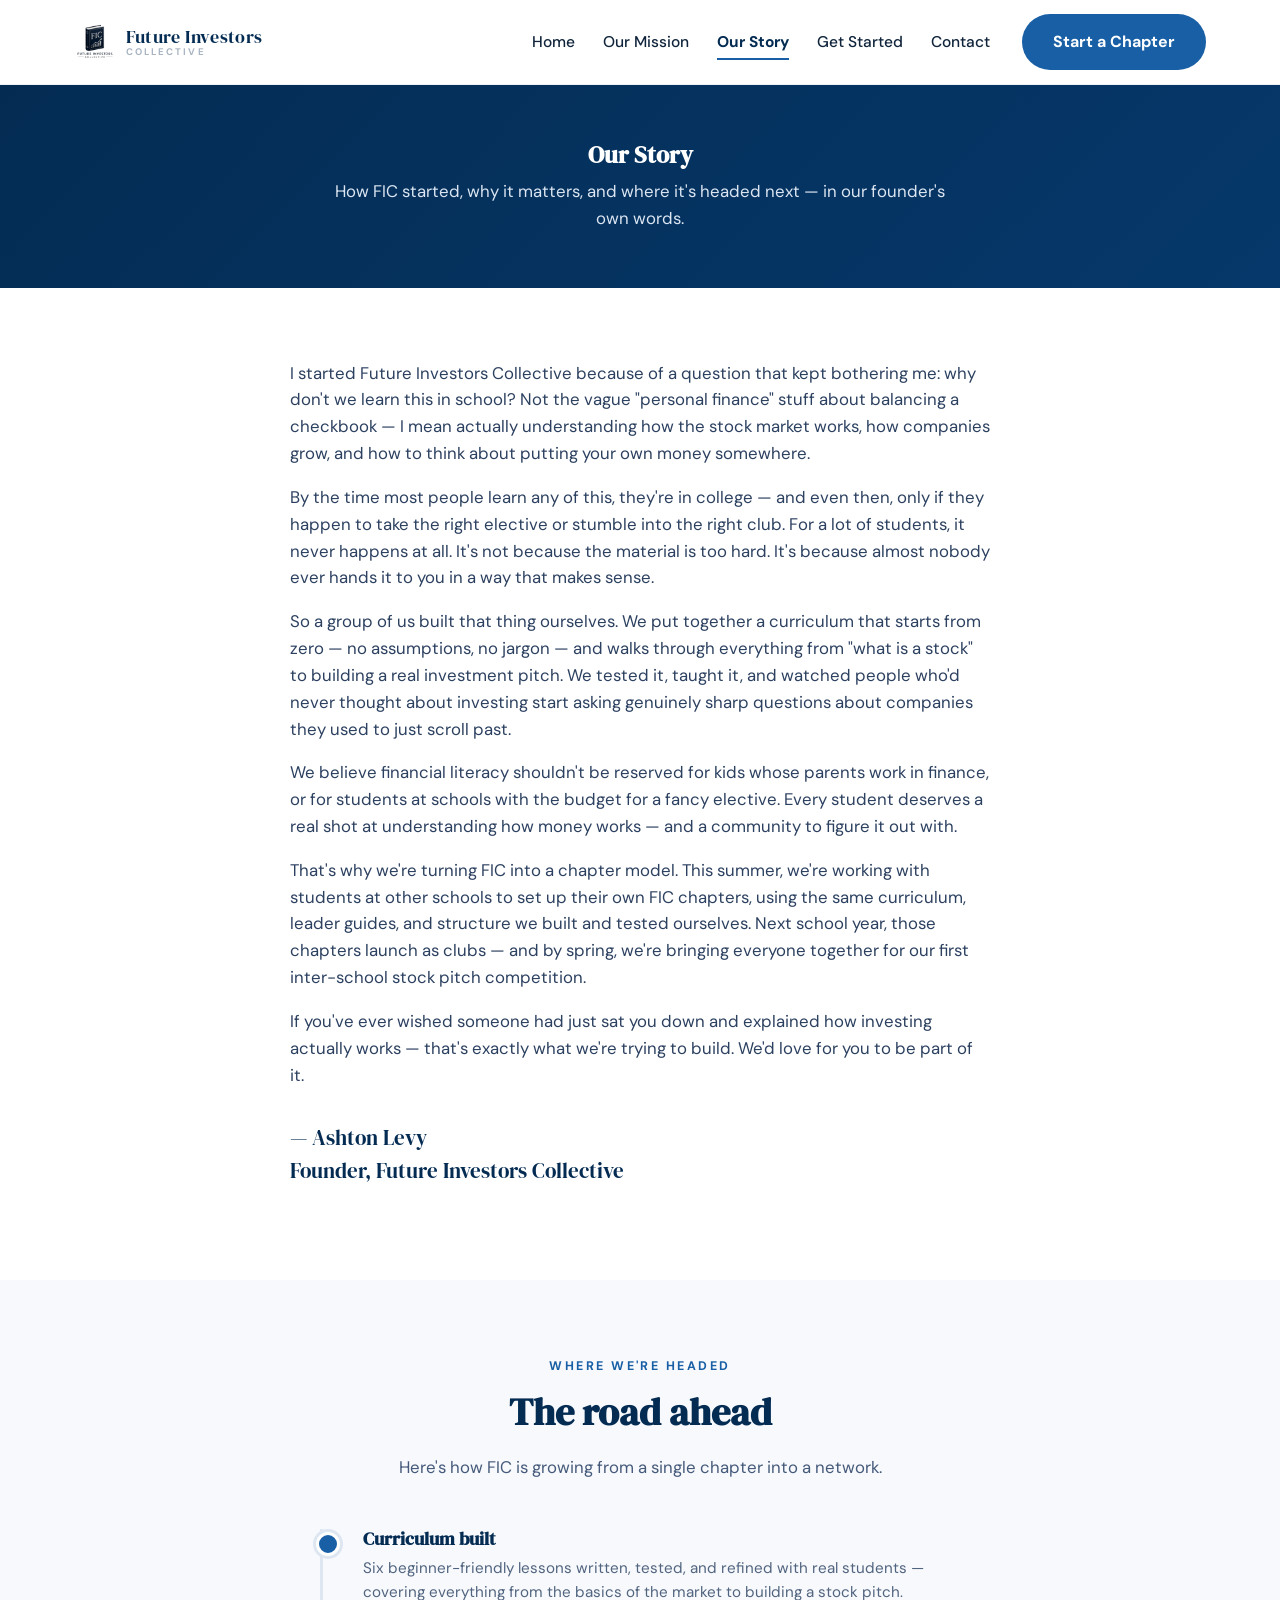
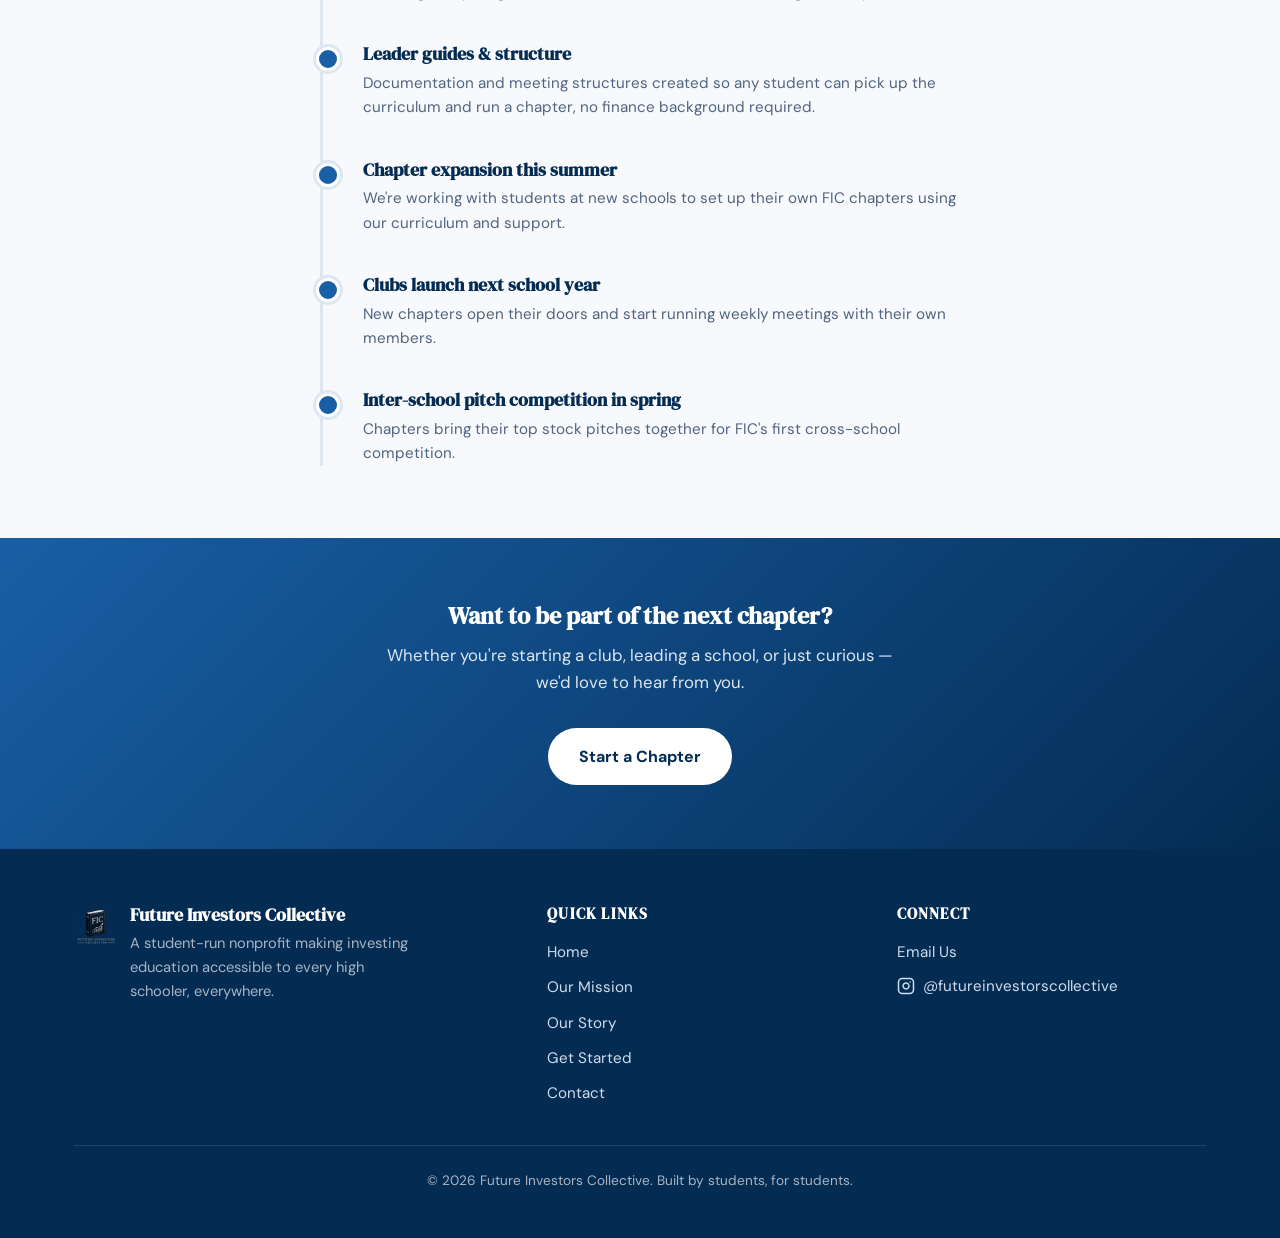
<file: story.html>
<!DOCTYPE html>
<html lang="en">
<head>
  <meta charset="UTF-8" />
  <meta name="viewport" content="width=device-width, initial-scale=1.0" />
  <title>Our Story — Future Investors Collective</title>
  <meta name="description" content="The story behind Future Investors Collective — why it started, the gap it fills, and where it's headed next." />
  <link rel="icon" href="favicon.ico" />
  <link rel="preconnect" href="https://fonts.googleapis.com" />
  <link rel="preconnect" href="https://fonts.gstatic.com" crossorigin />
  <link href="https://fonts.googleapis.com/css2?family=DM+Serif+Display&family=DM+Sans:ital,wght@0,400;0,500;0,700;1,400&display=swap" rel="stylesheet" />
  <link rel="stylesheet" href="styles.css" />
</head>
<body>
  <a class="skip-link" href="#main">Skip to main content</a>

  <header class="site-header">
    <div class="container">
      <a href="index.html" class="brand">
        <img src="logo.png" alt="Future Investors Collective logo" />
        <span class="brand-text">
          <span>Future Investors</span>
          <span class="brand-sub">COLLECTIVE</span>
        </span>
      </a>
      <nav class="main-nav" id="primary-navigation" aria-label="Main navigation">
        <ul class="nav-links">
          <li><a href="index.html">Home</a></li>
          <li><a href="mission.html">Our Mission</a></li>
          <li><a href="story.html">Our Story</a></li>
          <li><a href="get-started.html">Get Started</a></li>
          <li><a href="contact.html">Contact</a></li>
        </ul>
        <div class="nav-cta">
          <a href="get-started.html" class="btn btn-primary">Start a Chapter</a>
        </div>
      </nav>
      <button class="nav-toggle" aria-label="Toggle navigation menu" aria-expanded="false" aria-controls="primary-navigation">
        <span></span><span></span><span></span>
      </button>
    </div>
  </header>

  <main id="main">
    <section class="page-hero">
      <div class="container">
        <h1>Our Story</h1>
        <p>How FIC started, why it matters, and where it's headed next — in our founder's own words.</p>
      </div>
    </section>

    <!-- Founder letter -->
    <section class="reveal">
      <div class="container">
        <div class="founder-letter">
          <p>
            I started Future Investors Collective because of a question that kept bothering me:
            why don't we learn this in school? Not the vague "personal finance" stuff about
            balancing a checkbook — I mean actually understanding how the stock market works,
            how companies grow, and how to think about putting your own money somewhere.
          </p>
          <p>
            By the time most people learn any of this, they're in college — and even then, only
            if they happen to take the right elective or stumble into the right club. For a lot
            of students, it never happens at all. It's not because the material is too hard. It's
            because almost nobody ever hands it to you in a way that makes sense.
          </p>
          <p>
            So a group of us built that thing ourselves. We put together a curriculum that starts
            from zero — no assumptions, no jargon — and walks through everything from "what is a
            stock" to building a real investment pitch. We tested it, taught it, and watched
            people who'd never thought about investing start asking genuinely sharp questions
            about companies they used to just scroll past.
          </p>
          <p>
            We believe financial literacy shouldn't be reserved for kids whose parents work in
            finance, or for students at schools with the budget for a fancy elective. Every
            student deserves a real shot at understanding how money works — and a community to
            figure it out with.
          </p>
          <p>
            That's why we're turning FIC into a chapter model. This summer, we're working with
            students at other schools to set up their own FIC chapters, using the same curriculum,
            leader guides, and structure we built and tested ourselves. Next school year, those
            chapters launch as clubs — and by spring, we're bringing everyone together for our
            first inter-school stock pitch competition.
          </p>
          <p>
            If you've ever wished someone had just sat you down and explained how investing
            actually works — that's exactly what we're trying to build. We'd love for you to be
            part of it.
          </p>
          <p class="signature">— Ashton Levy <br />Founder, Future Investors Collective</p>
        </div>
      </div>
    </section>

    <!-- Timeline -->
    <section class="section-soft reveal">
      <div class="container">
        <div class="section-header">
          <span class="eyebrow">Where We're Headed</span>
          <h2>The road ahead</h2>
          <p>Here's how FIC is growing from a single chapter into a network.</p>
        </div>
        <div class="timeline">
          <div class="timeline-item">
            <h3>Curriculum built</h3>
            <p>Six beginner-friendly lessons written, tested, and refined with real students — covering everything from the basics of the market to building a stock pitch.</p>
          </div>
          <div class="timeline-item">
            <h3>Leader guides & structure</h3>
            <p>Documentation and meeting structures created so any student can pick up the curriculum and run a chapter, no finance background required.</p>
          </div>
          <div class="timeline-item">
            <h3>Chapter expansion this summer</h3>
            <p>We're working with students at new schools to set up their own FIC chapters using our curriculum and support.</p>
          </div>
          <div class="timeline-item">
            <h3>Clubs launch next school year</h3>
            <p>New chapters open their doors and start running weekly meetings with their own members.</p>
          </div>
          <div class="timeline-item">
            <h3>Inter-school pitch competition in spring</h3>
            <p>Chapters bring their top stock pitches together for FIC's first cross-school competition.</p>
          </div>
        </div>
      </div>
    </section>

    <!-- CTA -->
    <section class="cta-band reveal">
      <div class="container">
        <h2>Want to be part of the next chapter?</h2>
        <p>Whether you're starting a club, leading a school, or just curious — we'd love to hear from you.</p>
        <a href="get-started.html" class="btn btn-primary">Start a Chapter</a>
      </div>
    </section>
  </main>

  <footer class="site-footer">
    <div class="container">
      <div class="footer-grid">
        <div class="footer-brand">
          <img src="logo.png" alt="Future Investors Collective logo" />
          <div class="footer-brand-text">
            <h2>Future Investors Collective</h2>
            <p>A student-run nonprofit making investing education accessible to every high schooler, everywhere.</p>
          </div>
        </div>
        <div class="footer-col">
          <h3>Quick Links</h3>
          <ul>
            <li><a href="index.html">Home</a></li>
            <li><a href="mission.html">Our Mission</a></li>
            <li><a href="story.html">Our Story</a></li>
            <li><a href="get-started.html">Get Started</a></li>
            <li><a href="contact.html">Contact</a></li>
          </ul>
        </div>
        <div class="footer-col">
          <h3>Connect</h3>
          <ul>
            <li><a href="contact.html">Email Us</a></li>
            <li>
              <a class="footer-social" href="https://instagram.com/futureinvestorscollective" target="_blank" rel="noopener noreferrer" aria-label="Future Investors Collective on Instagram">
                <svg width="18" height="18" viewBox="0 0 24 24" fill="none" stroke="currentColor" stroke-width="2" stroke-linecap="round" stroke-linejoin="round" aria-hidden="true"><rect x="2" y="2" width="20" height="20" rx="5"/><path d="M16 11.37A4 4 0 1 1 12.63 8 4 4 0 0 1 16 11.37z"/><line x1="17.5" y1="6.5" x2="17.51" y2="6.5"/></svg>
                @futureinvestorscollective
              </a>
            </li>
          </ul>
        </div>
      </div>
      <div class="footer-bottom">
        <p>&copy; 2026 Future Investors Collective. Built by students, for students.</p>
      </div>
    </div>
  </footer>

  <script src="main.js"></script>
</body>
</html>
</file>
<file: styles.css>
/* ==========================================================================
   Future Investors Collective — Stylesheet
   ========================================================================== */

:root {
  --navy: #042c53;
  --blue: #185fa5;
  --bg-light: #ffffff;
  --bg-soft: #f7f9fc;
  --text-dark: #10243b;
  --text-on-navy: #ffffff;
  --silver: #a9b4c2;

  --font-heading: "DM Serif Display", Georgia, serif;
  --font-body: "DM Sans", -apple-system, BlinkMacSystemFont, sans-serif;

  --max-width: 1180px;
  --radius: 14px;
  --shadow-sm: 0 2px 10px rgba(4, 44, 83, 0.06);
  --shadow-md: 0 8px 30px rgba(4, 44, 83, 0.12);
  --transition: 0.2s ease;
}

/* ==========================================================================
   Reset & base
   ========================================================================== */

* {
  box-sizing: border-box;
}

html {
  scroll-behavior: smooth;
}

@media (prefers-reduced-motion: reduce) {
  html {
    scroll-behavior: auto;
  }
  * {
    animation-duration: 0.01ms !important;
    animation-iteration-count: 1 !important;
    transition-duration: 0.01ms !important;
    scroll-behavior: auto !important;
  }
}

body {
  margin: 0;
  font-family: var(--font-body);
  color: var(--text-dark);
  background-color: var(--bg-light);
  line-height: 1.6;
  -webkit-font-smoothing: antialiased;
}

img {
  max-width: 100%;
  display: block;
}

h1, h2, h3, h4 {
  font-family: var(--font-heading);
  color: var(--navy);
  line-height: 1.2;
  margin: 0 0 0.5em;
}

p {
  margin: 0 0 1em;
}

a {
  color: var(--blue);
  text-decoration: none;
  transition: color var(--transition);
}

a:hover {
  color: var(--navy);
}

a:focus-visible,
button:focus-visible,
input:focus-visible,
select:focus-visible,
textarea:focus-visible,
summary:focus-visible {
  outline: 3px solid var(--blue);
  outline-offset: 2px;
  border-radius: 4px;
}

ul {
  margin: 0;
  padding: 0;
}

.container {
  width: 100%;
  max-width: var(--max-width);
  margin: 0 auto;
  padding: 0 1.5rem;
}

.visually-hidden {
  position: absolute;
  width: 1px;
  height: 1px;
  padding: 0;
  margin: -1px;
  overflow: hidden;
  clip: rect(0, 0, 0, 0);
  white-space: nowrap;
  border: 0;
}

.skip-link {
  position: absolute;
  left: -9999px;
  top: 0;
  background: var(--navy);
  color: #fff;
  padding: 0.75rem 1.25rem;
  z-index: 1000;
  border-radius: 0 0 8px 0;
}

.skip-link:focus {
  left: 0;
}

/* ==========================================================================
   Buttons
   ========================================================================== */

.btn {
  display: inline-block;
  font-family: var(--font-body);
  font-weight: 700;
  font-size: 1rem;
  padding: 0.85rem 1.8rem;
  border-radius: 999px;
  border: 2px solid transparent;
  cursor: pointer;
  transition: transform var(--transition), background-color var(--transition),
    color var(--transition), border-color var(--transition);
  text-align: center;
}

.btn:hover {
  transform: translateY(-2px);
}

.btn-primary {
  background-color: var(--blue);
  color: #fff;
}

.btn-primary:hover {
  background-color: #134c87;
  color: #fff;
}

.btn-outline {
  background-color: transparent;
  border-color: #fff;
  color: #fff;
}

.btn-outline:hover {
  background-color: rgba(255, 255, 255, 0.12);
  color: #fff;
}

.btn-outline-navy {
  background-color: transparent;
  border-color: var(--navy);
  color: var(--navy);
}

.btn-outline-navy:hover {
  background-color: var(--navy);
  color: #fff;
}

/* ==========================================================================
   Header & Navigation
   ========================================================================== */

.site-header {
  position: sticky;
  top: 0;
  z-index: 100;
  background-color: var(--bg-light);
  border-bottom: 1px solid #eef1f6;
  transition: box-shadow var(--transition), padding var(--transition);
}

.site-header.is-scrolled {
  box-shadow: var(--shadow-sm);
}

.site-header .container {
  display: flex;
  align-items: center;
  justify-content: space-between;
  padding-top: 0.85rem;
  padding-bottom: 0.85rem;
  transition: padding var(--transition);
}

.site-header.is-scrolled .container {
  padding-top: 0.5rem;
  padding-bottom: 0.5rem;
}

.brand {
  display: flex;
  align-items: center;
  gap: 0.6rem;
  font-family: var(--font-heading);
  color: var(--navy);
  font-size: 1.15rem;
  letter-spacing: 0.02em;
  white-space: nowrap;
}

.brand img {
  height: 42px;
  width: 42px;
  object-fit: contain;
  transition: height var(--transition), width var(--transition);
}

.site-header.is-scrolled .brand img {
  height: 34px;
  width: 34px;
}

.brand-text {
  display: flex;
  flex-direction: column;
  line-height: 1.1;
}

.brand-text .brand-sub {
  font-family: var(--font-body);
  font-size: 0.6rem;
  letter-spacing: 0.22em;
  color: var(--silver);
  font-weight: 700;
}

.main-nav {
  display: flex;
  align-items: center;
  gap: 2rem;
}

.nav-links {
  display: flex;
  gap: 1.75rem;
  list-style: none;
}

.nav-links a {
  color: var(--text-dark);
  font-weight: 500;
  font-size: 0.97rem;
  position: relative;
  padding: 0.25rem 0;
}

.nav-links a::after {
  content: "";
  position: absolute;
  left: 0;
  right: 100%;
  bottom: -4px;
  height: 2px;
  background-color: var(--blue);
  transition: right var(--transition);
}

.nav-links a:hover::after,
.nav-links a[aria-current="page"]::after {
  right: 0;
}

.nav-links a[aria-current="page"] {
  color: var(--navy);
  font-weight: 700;
}

.nav-cta {
  flex-shrink: 0;
}

.nav-toggle {
  display: none;
  background: none;
  border: none;
  cursor: pointer;
  padding: 0.5rem;
  width: 44px;
  height: 44px;
  flex-direction: column;
  justify-content: center;
  align-items: center;
  gap: 5px;
}

.nav-toggle span {
  display: block;
  width: 24px;
  height: 2px;
  background-color: var(--navy);
  border-radius: 2px;
  transition: transform var(--transition), opacity var(--transition);
}

.nav-toggle[aria-expanded="true"] span:nth-child(1) {
  transform: translateY(7px) rotate(45deg);
}

.nav-toggle[aria-expanded="true"] span:nth-child(2) {
  opacity: 0;
}

.nav-toggle[aria-expanded="true"] span:nth-child(3) {
  transform: translateY(-7px) rotate(-45deg);
}

@media (max-width: 880px) {
  .nav-toggle {
    display: flex;
  }

  .main-nav {
    position: absolute;
    top: 100%;
    left: 0;
    right: 0;
    flex-direction: column;
    align-items: stretch;
    gap: 0;
    background-color: var(--bg-light);
    border-bottom: 1px solid #eef1f6;
    box-shadow: var(--shadow-md);
    max-height: 0;
    overflow: hidden;
    transition: max-height 0.3s ease;
  }

  .main-nav.is-open {
    max-height: 420px;
  }

  .nav-links {
    flex-direction: column;
    gap: 0;
    padding: 1rem 1.5rem 0.5rem;
  }

  .nav-links a {
    display: block;
    padding: 0.75rem 0;
    border-bottom: 1px solid #f1f4f9;
  }

  .nav-links a::after {
    display: none;
  }

  .nav-cta {
    padding: 1rem 1.5rem 1.5rem;
  }

  .nav-cta .btn {
    display: block;
    width: 100%;
  }
}

/* ==========================================================================
   Hero
   ========================================================================== */

.hero {
  background: linear-gradient(135deg, var(--navy) 0%, #06386b 100%);
  color: var(--text-on-navy);
  padding: 5rem 0;
  position: relative;
  overflow: hidden;
}

.hero::before {
  content: "";
  position: absolute;
  right: -10%;
  bottom: -30%;
  width: 60%;
  height: 140%;
  background: radial-gradient(circle, rgba(24, 95, 165, 0.35) 0%, transparent 70%);
  pointer-events: none;
}

.hero .container {
  display: grid;
  grid-template-columns: 1.2fr 0.8fr;
  align-items: center;
  gap: 3rem;
  position: relative;
  z-index: 1;
}

.hero-eyebrow {
  display: inline-block;
  font-size: 0.8rem;
  font-weight: 700;
  letter-spacing: 0.2em;
  text-transform: uppercase;
  color: var(--silver);
  margin-bottom: 1rem;
}

.hero h1 {
  color: #fff;
  font-size: clamp(2.4rem, 5vw, 3.6rem);
  margin-bottom: 0.75rem;
}

.hero p.lead {
  font-size: 1.15rem;
  color: #dce6f2;
  max-width: 540px;
  margin-bottom: 2rem;
}

.hero-actions {
  display: flex;
  gap: 1rem;
  flex-wrap: wrap;
}

.hero-art {
  display: flex;
  justify-content: center;
  align-items: center;
}

.hero-art img {
  max-width: 280px;
  width: 100%;
  filter: drop-shadow(0 20px 40px rgba(0, 0, 0, 0.35));
}

@media (max-width: 880px) {
  .hero .container {
    grid-template-columns: 1fr;
    text-align: center;
    gap: 2rem;
  }

  .hero p.lead {
    margin-left: auto;
    margin-right: auto;
  }

  .hero-actions {
    justify-content: center;
  }

  .hero-art img {
    max-width: 180px;
  }
}

/* ==========================================================================
   Page hero (non-home pages)
   ========================================================================== */

.page-hero {
  background: linear-gradient(135deg, var(--navy) 0%, #06386b 100%);
  color: #fff;
  padding: 3.5rem 0;
  text-align: center;
}

.page-hero h1 {
  color: #fff;
  margin-bottom: 0.5rem;
}

.page-hero p {
  color: #dce6f2;
  max-width: 620px;
  margin: 0 auto;
  font-size: 1.05rem;
}

/* ==========================================================================
   Sections
   ========================================================================== */

section {
  padding: 4.5rem 0;
}

.section-soft {
  background-color: var(--bg-soft);
}

.section-header {
  max-width: 700px;
  margin: 0 auto 3rem;
  text-align: center;
}

.section-header h2 {
  font-size: clamp(1.8rem, 4vw, 2.4rem);
}

.section-header p {
  color: #45597a;
  font-size: 1.05rem;
}

.eyebrow {
  display: inline-block;
  font-size: 0.78rem;
  font-weight: 700;
  letter-spacing: 0.2em;
  text-transform: uppercase;
  color: var(--blue);
  margin-bottom: 0.75rem;
}

/* Reveal animation */
.reveal {
  opacity: 0;
  transform: translateY(24px);
  transition: opacity 0.6s ease, transform 0.6s ease;
}

.reveal.is-visible {
  opacity: 1;
  transform: translateY(0);
}

@media (prefers-reduced-motion: reduce) {
  .reveal {
    opacity: 1;
    transform: none;
    transition: none;
  }
}

/* ==========================================================================
   What is FIC strip
   ========================================================================== */

.intro-strip {
  text-align: center;
}

.intro-strip .container {
  max-width: 760px;
}

.intro-strip h2 {
  margin-bottom: 1rem;
}

.intro-strip p {
  font-size: 1.1rem;
  color: #344a6b;
}

/* ==========================================================================
   Cards grid
   ========================================================================== */

.card-grid {
  display: grid;
  grid-template-columns: repeat(auto-fit, minmax(230px, 1fr));
  gap: 1.5rem;
}

.card {
  background-color: #fff;
  border: 1px solid #eef1f6;
  border-radius: var(--radius);
  padding: 2rem 1.75rem;
  box-shadow: var(--shadow-sm);
  transition: transform var(--transition), box-shadow var(--transition);
}

.card:hover {
  transform: translateY(-4px);
  box-shadow: var(--shadow-md);
}

.card .card-icon {
  width: 48px;
  height: 48px;
  border-radius: 12px;
  background-color: rgba(24, 95, 165, 0.1);
  color: var(--blue);
  display: flex;
  align-items: center;
  justify-content: center;
  margin-bottom: 1.25rem;
  font-size: 1.4rem;
}

.card h3 {
  font-size: 1.2rem;
  margin-bottom: 0.5rem;
}

.card p {
  color: #51647f;
  margin-bottom: 0;
  font-size: 0.97rem;
}

.card p:last-child {
  margin-bottom: 0;
}

/* ==========================================================================
   How it works / steps
   ========================================================================== */

.steps {
  display: grid;
  grid-template-columns: repeat(auto-fit, minmax(220px, 1fr));
  gap: 2rem;
  position: relative;
}

.step {
  text-align: center;
  position: relative;
}

.step-number {
  display: flex;
  align-items: center;
  justify-content: center;
  width: 56px;
  height: 56px;
  border-radius: 50%;
  background-color: var(--navy);
  color: #fff;
  font-family: var(--font-heading);
  font-size: 1.4rem;
  margin: 0 auto 1.25rem;
}

.step h3 {
  font-size: 1.15rem;
  margin-bottom: 0.5rem;
}

.step p {
  color: #51647f;
  font-size: 0.97rem;
}

/* ==========================================================================
   CTA band
   ========================================================================== */

.cta-band {
  background: linear-gradient(135deg, var(--blue) 0%, var(--navy) 100%);
  color: #fff;
  text-align: center;
  padding: 4rem 0;
}

.cta-band h2 {
  color: #fff;
  margin-bottom: 0.75rem;
}

.cta-band p {
  color: #dce6f2;
  max-width: 520px;
  margin: 0 auto 2rem;
  font-size: 1.05rem;
}

.cta-band .btn-primary {
  background-color: #fff;
  color: var(--navy);
}

.cta-band .btn-primary:hover {
  background-color: #f0f4fa;
}

/* ==========================================================================
   Footer
   ========================================================================== */

.site-footer {
  background-color: var(--navy);
  color: #cfdcec;
  padding: 3.5rem 0 2rem;
}

.footer-grid {
  display: grid;
  grid-template-columns: 1.4fr 1fr 1fr;
  gap: 2.5rem;
  margin-bottom: 2.5rem;
}

.footer-brand {
  display: flex;
  align-items: flex-start;
  gap: 0.75rem;
}

.footer-brand img {
  height: 44px;
  width: 44px;
  object-fit: contain;
}

.footer-brand-text h2 {
  color: #fff;
  font-size: 1.1rem;
  margin-bottom: 0.4rem;
}

.footer-brand-text p {
  color: var(--silver);
  font-size: 0.92rem;
  max-width: 280px;
}

.footer-col h3 {
  color: #fff;
  font-size: 0.95rem;
  letter-spacing: 0.08em;
  text-transform: uppercase;
  margin-bottom: 1rem;
}

.footer-col ul {
  list-style: none;
  display: flex;
  flex-direction: column;
  gap: 0.6rem;
}

.footer-col a {
  color: #cfdcec;
  font-size: 0.95rem;
}

.footer-col a:hover {
  color: #fff;
}

.footer-social {
  display: inline-flex;
  align-items: center;
  gap: 0.5rem;
  color: #cfdcec;
}

.footer-social svg {
  flex-shrink: 0;
}

.footer-bottom {
  border-top: 1px solid rgba(255, 255, 255, 0.12);
  padding-top: 1.5rem;
  font-size: 0.85rem;
  color: var(--silver);
  text-align: center;
}

@media (max-width: 760px) {
  .footer-grid {
    grid-template-columns: 1fr;
    gap: 2rem;
  }
}

/* ==========================================================================
   Mission page
   ========================================================================== */

.values-grid {
  display: grid;
  grid-template-columns: repeat(auto-fit, minmax(190px, 1fr));
  gap: 1.25rem;
}

.value-card {
  text-align: center;
  background-color: #fff;
  border: 1px solid #eef1f6;
  border-radius: var(--radius);
  padding: 1.75rem 1.25rem;
  box-shadow: var(--shadow-sm);
}

.value-card h3 {
  font-size: 1.05rem;
  margin-bottom: 0.4rem;
}

.value-card p {
  font-size: 0.92rem;
  color: #51647f;
  margin-bottom: 0;
}

.diff-list {
  list-style: none;
  display: grid;
  gap: 1rem;
  max-width: 760px;
  margin: 0 auto;
}

.diff-list li {
  display: flex;
  gap: 1rem;
  align-items: flex-start;
  background-color: #fff;
  border: 1px solid #eef1f6;
  border-radius: var(--radius);
  padding: 1.25rem 1.5rem;
  box-shadow: var(--shadow-sm);
}

.diff-list .diff-icon {
  flex-shrink: 0;
  width: 36px;
  height: 36px;
  border-radius: 50%;
  background-color: var(--navy);
  color: #fff;
  display: flex;
  align-items: center;
  justify-content: center;
  font-weight: 700;
}

.diff-list h3 {
  font-size: 1.05rem;
  margin-bottom: 0.25rem;
}

.diff-list p {
  margin-bottom: 0;
  color: #51647f;
  font-size: 0.95rem;
}

/* ==========================================================================
   Accordion (curriculum + FAQ)
   ========================================================================== */

.accordion {
  max-width: 760px;
  margin: 0 auto;
  display: flex;
  flex-direction: column;
  gap: 0.75rem;
}

.accordion-item {
  background-color: #fff;
  border: 1px solid #eef1f6;
  border-radius: var(--radius);
  overflow: hidden;
  box-shadow: var(--shadow-sm);
}

.accordion-item summary {
  cursor: pointer;
  list-style: none;
  padding: 1.1rem 1.5rem;
  font-weight: 700;
  color: var(--navy);
  display: flex;
  align-items: center;
  justify-content: space-between;
  gap: 1rem;
  font-family: var(--font-body);
}

.accordion-item summary::-webkit-details-marker {
  display: none;
}

.accordion-item .accordion-number {
  display: inline-flex;
  align-items: center;
  justify-content: center;
  width: 28px;
  height: 28px;
  border-radius: 50%;
  background-color: rgba(24, 95, 165, 0.1);
  color: var(--blue);
  font-size: 0.85rem;
  font-weight: 700;
  flex-shrink: 0;
  margin-right: 0.85rem;
}

.accordion-item summary .summary-text {
  display: flex;
  align-items: center;
  flex: 1;
}

.accordion-item summary .chevron {
  flex-shrink: 0;
  transition: transform var(--transition);
}

.accordion-item[open] summary .chevron {
  transform: rotate(180deg);
}

.accordion-content {
  padding: 0 1.5rem 1.25rem 4.1rem;
  color: #51647f;
  font-size: 0.95rem;
}

.accordion-content p:last-child {
  margin-bottom: 0;
}

.faq .accordion-content {
  padding-left: 1.5rem;
}

.faq .accordion-item summary .accordion-number {
  display: none;
}

/* ==========================================================================
   Story page — timeline
   ========================================================================== */

.founder-letter {
  max-width: 700px;
  margin: 0 auto;
}

.founder-letter p {
  font-size: 1.05rem;
  color: #2c4060;
}

.founder-letter .signature {
  font-family: var(--font-heading);
  font-size: 1.3rem;
  color: var(--navy);
  margin-top: 2rem;
}

.timeline {
  max-width: 640px;
  margin: 0 auto;
  position: relative;
  padding-left: 2.5rem;
  border-left: 3px solid #dde6f1;
}

.timeline-item {
  position: relative;
  padding-bottom: 2.5rem;
}

.timeline-item:last-child {
  padding-bottom: 0;
}

.timeline-item::before {
  content: "";
  position: absolute;
  left: -2.95rem;
  top: 0.2rem;
  width: 18px;
  height: 18px;
  border-radius: 50%;
  background-color: var(--blue);
  border: 3px solid #fff;
  box-shadow: 0 0 0 3px #dde6f1;
}

.timeline-item h3 {
  font-size: 1.1rem;
  margin-bottom: 0.35rem;
}

.timeline-item p {
  color: #51647f;
  margin-bottom: 0;
  font-size: 0.95rem;
}

/* ==========================================================================
   Get Started page
   ========================================================================== */

.audience-grid {
  display: grid;
  grid-template-columns: repeat(auto-fit, minmax(220px, 1fr));
  gap: 1.5rem;
  margin-bottom: 3.5rem;
}

.form-wrapper {
  max-width: 640px;
  margin: 0 auto;
  background-color: #fff;
  border: 1px solid #eef1f6;
  border-radius: var(--radius);
  box-shadow: var(--shadow-md);
  padding: 2.25rem;
}

.form-row {
  margin-bottom: 1.25rem;
  display: flex;
  flex-direction: column;
}

.form-row label {
  font-weight: 700;
  margin-bottom: 0.4rem;
  font-size: 0.93rem;
  color: var(--navy);
}

.form-row .hint {
  font-weight: 400;
  color: var(--silver);
  font-size: 0.8rem;
}

.form-row input,
.form-row select,
.form-row textarea {
  font-family: var(--font-body);
  font-size: 1rem;
  padding: 0.75rem 1rem;
  border: 1px solid #d3dce8;
  border-radius: 8px;
  background-color: var(--bg-soft);
  color: var(--text-dark);
  transition: border-color var(--transition), background-color var(--transition);
}

.form-row input:focus,
.form-row select:focus,
.form-row textarea:focus {
  border-color: var(--blue);
  background-color: #fff;
  outline: none;
}

.form-row input.invalid,
.form-row select.invalid,
.form-row textarea.invalid {
  border-color: #c0392b;
}

.error-message {
  color: #c0392b;
  font-size: 0.85rem;
  margin-top: 0.35rem;
  display: none;
}

.error-message.is-visible {
  display: block;
}

.form-actions {
  margin-top: 1.5rem;
  display: flex;
  align-items: center;
  gap: 1rem;
  flex-wrap: wrap;
}

.form-success {
  margin-top: 1.5rem;
  padding: 1rem 1.25rem;
  border-radius: 8px;
  background-color: #e7f4ec;
  color: #1e6b3a;
  font-weight: 600;
  display: none;
}

.form-success.is-visible {
  display: block;
}

.form-note {
  font-size: 0.85rem;
  color: var(--silver);
  margin-top: 1rem;
}

/* ==========================================================================
   Contact page
   ========================================================================== */

.contact-grid {
  display: grid;
  grid-template-columns: repeat(auto-fit, minmax(220px, 1fr));
  gap: 1.5rem;
  max-width: 900px;
  margin: 0 auto;
}

.contact-card {
  background-color: #fff;
  border: 1px solid #eef1f6;
  border-radius: var(--radius);
  padding: 2rem 1.5rem;
  text-align: center;
  box-shadow: var(--shadow-sm);
  transition: transform var(--transition), box-shadow var(--transition);
}

.contact-card:hover {
  transform: translateY(-4px);
  box-shadow: var(--shadow-md);
}

.contact-card .contact-icon {
  width: 56px;
  height: 56px;
  border-radius: 50%;
  background-color: rgba(24, 95, 165, 0.1);
  color: var(--blue);
  display: flex;
  align-items: center;
  justify-content: center;
  margin: 0 auto 1.25rem;
}

.contact-card h3 {
  font-size: 1.1rem;
  margin-bottom: 0.4rem;
}

.contact-card a {
  font-weight: 600;
  word-break: break-word;
}

/* ==========================================================================
   Utility spacing
   ========================================================================== */

.text-center {
  text-align: center;
}

.mt-lg {
  margin-top: 3rem;
}
</file>
